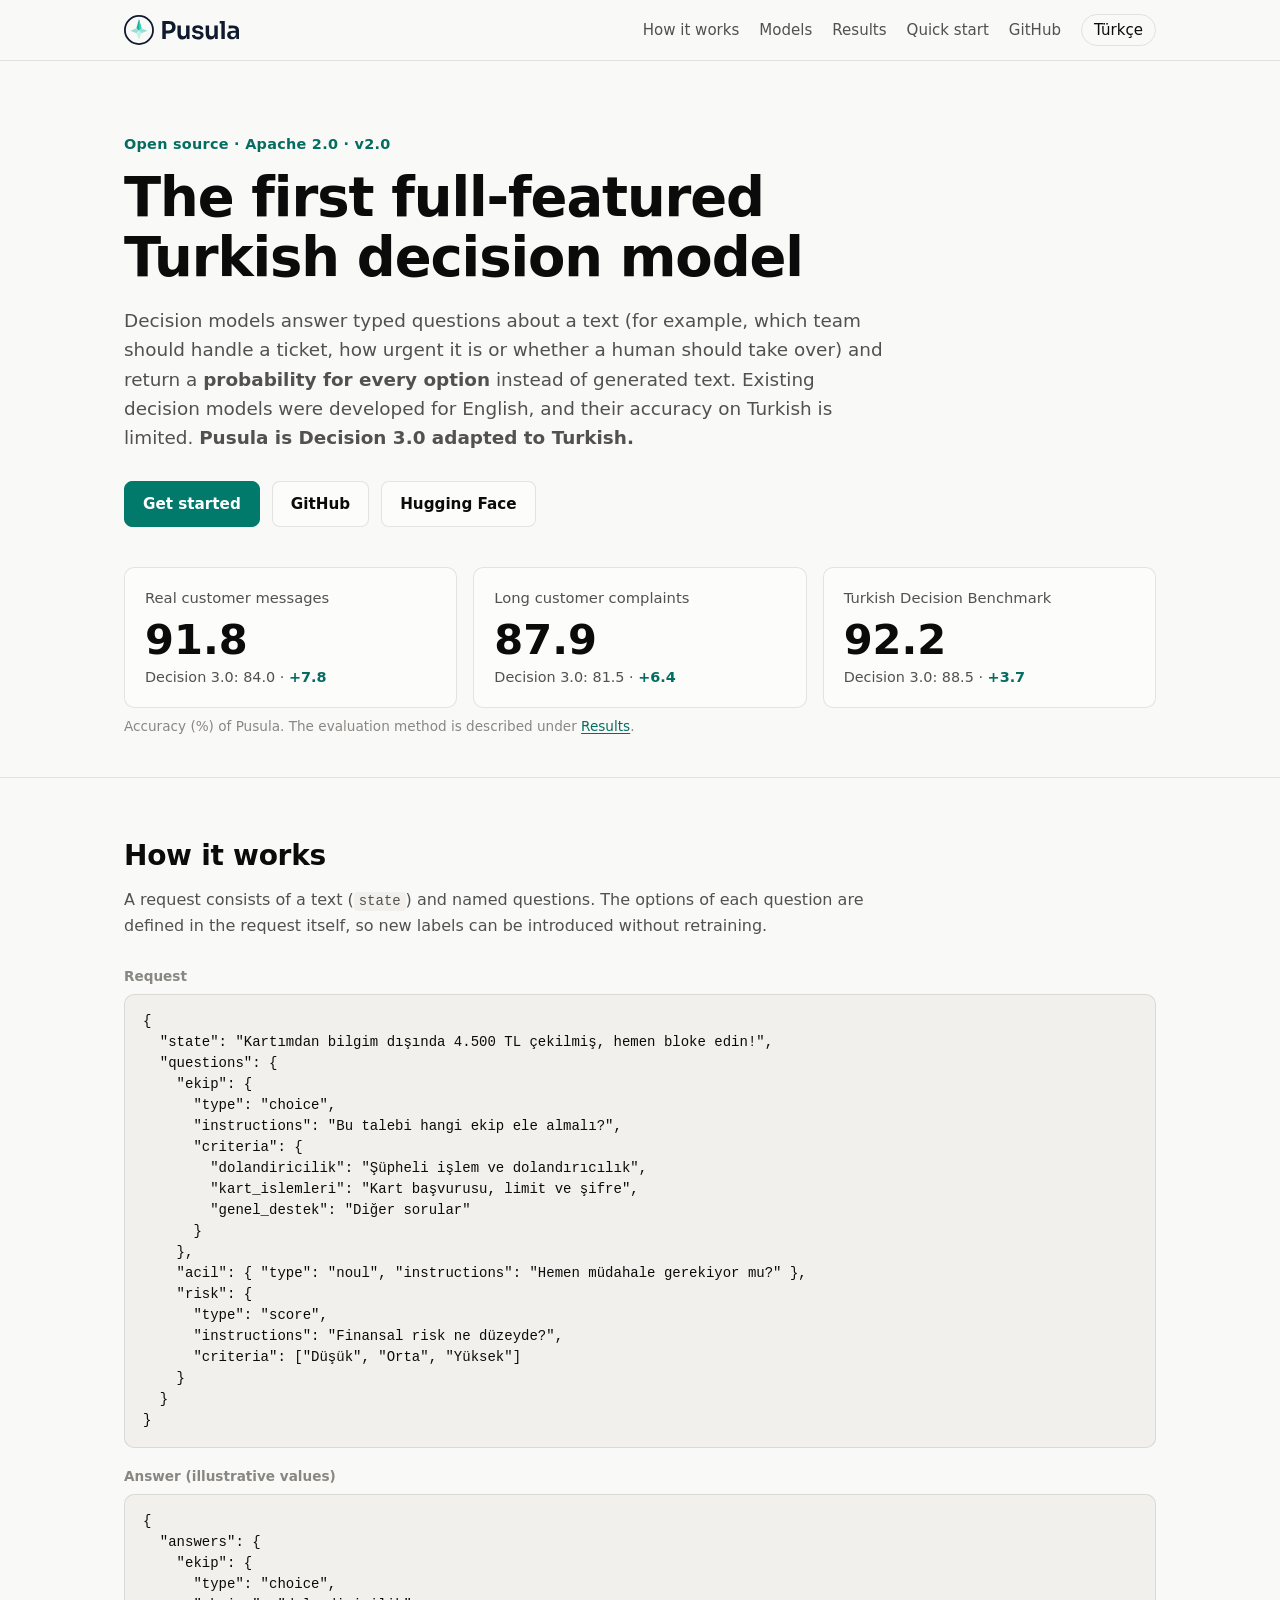
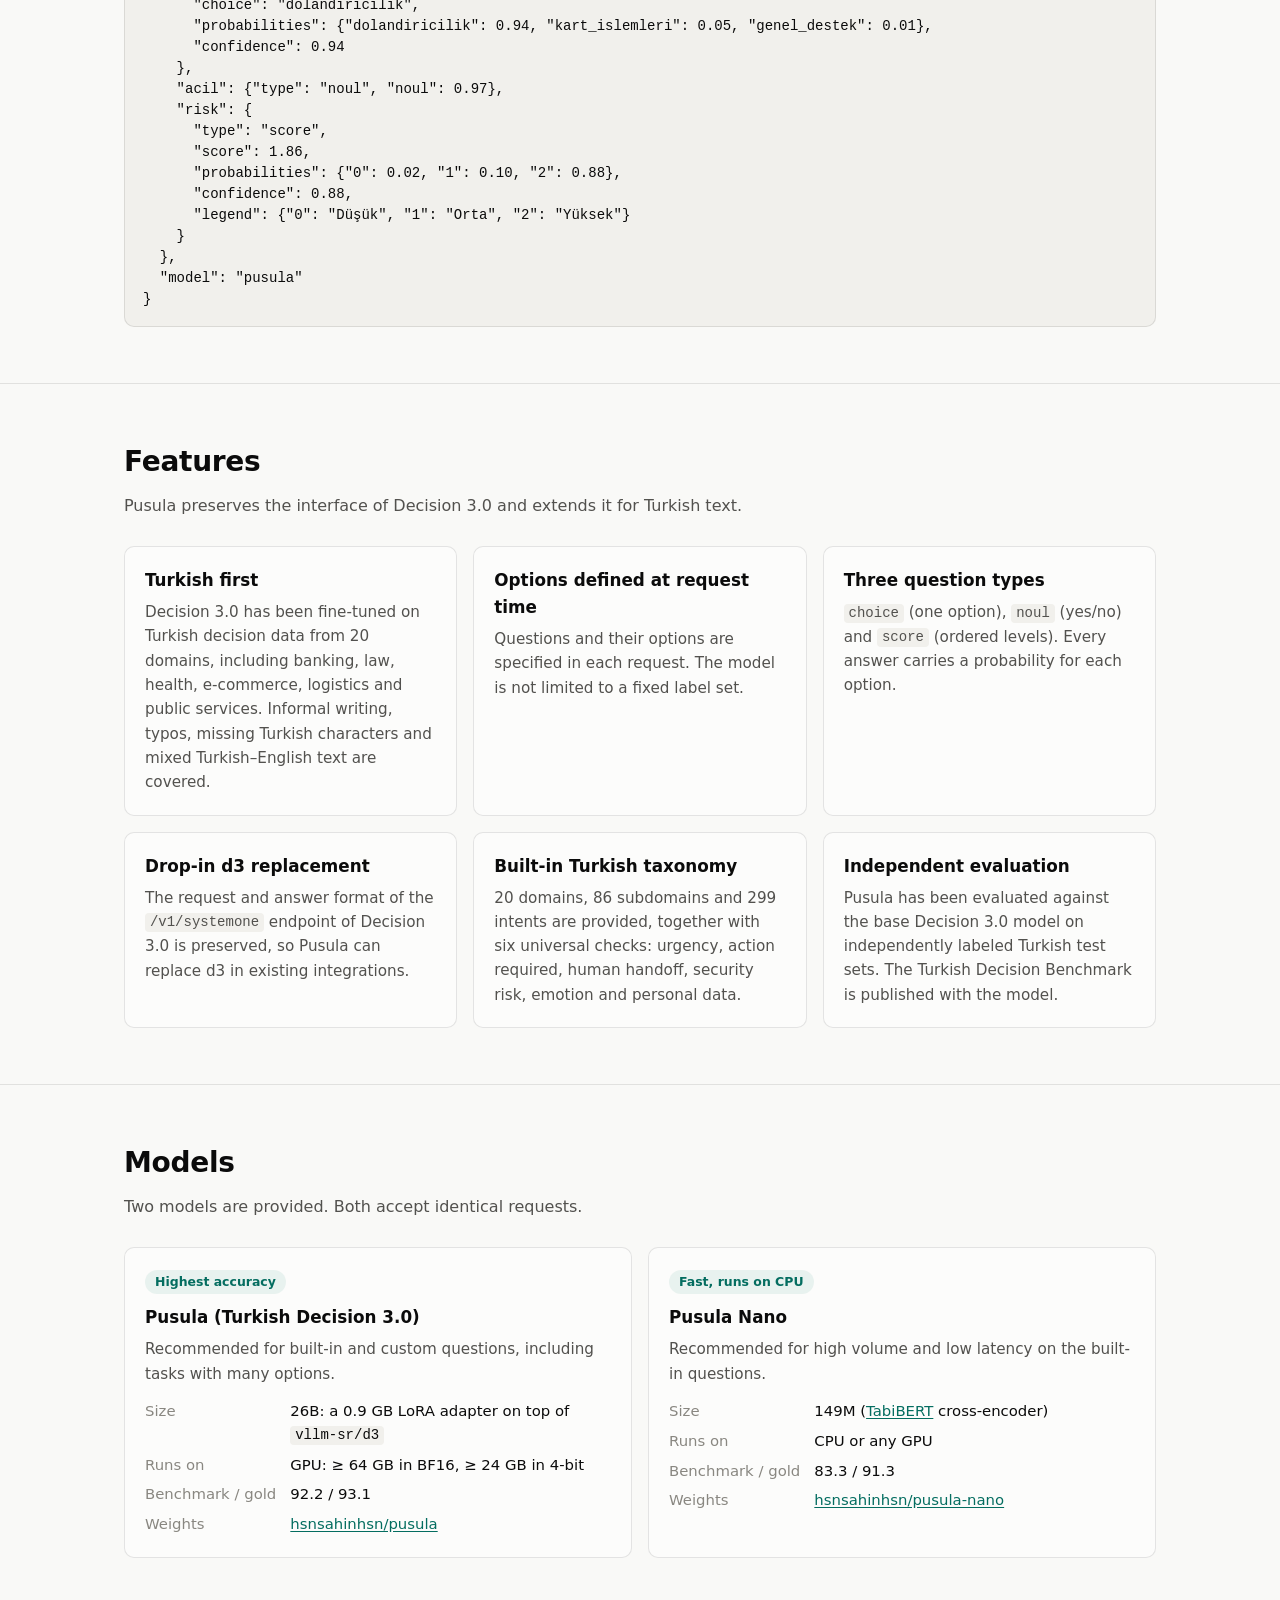
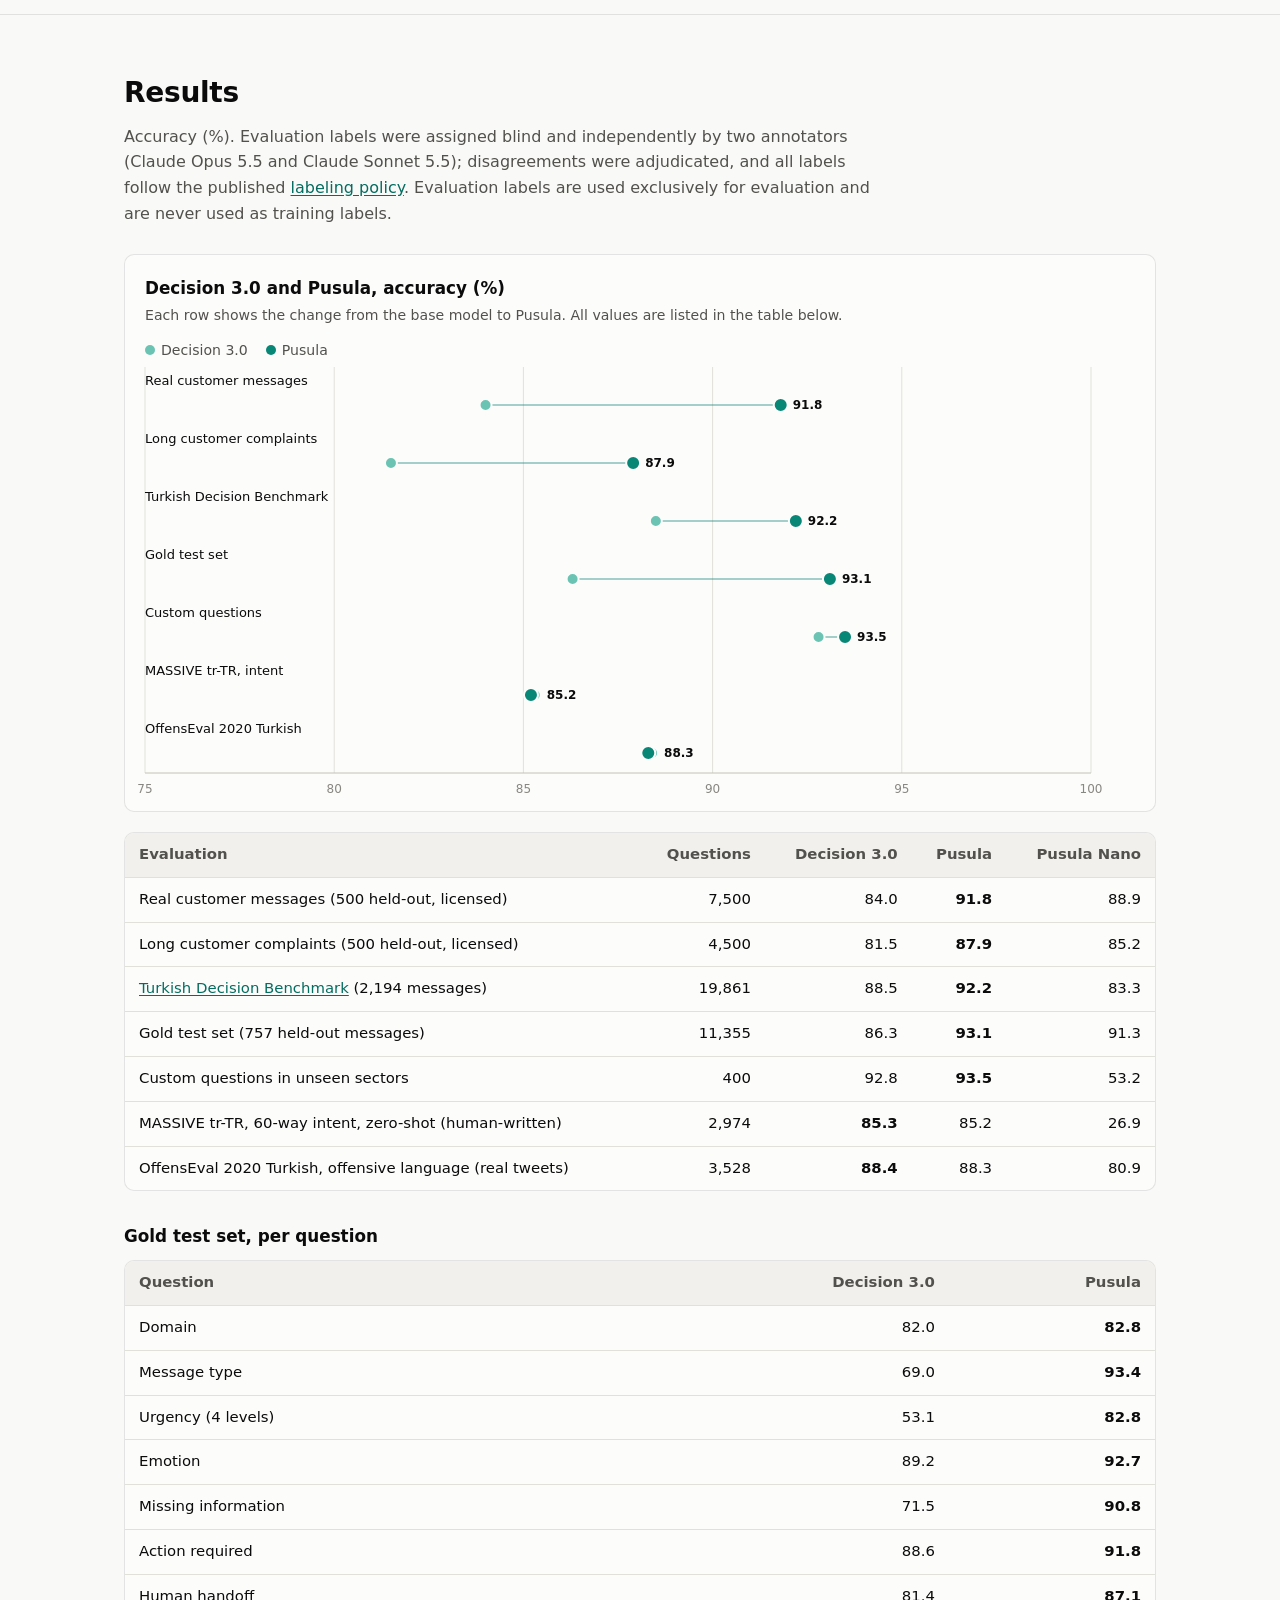
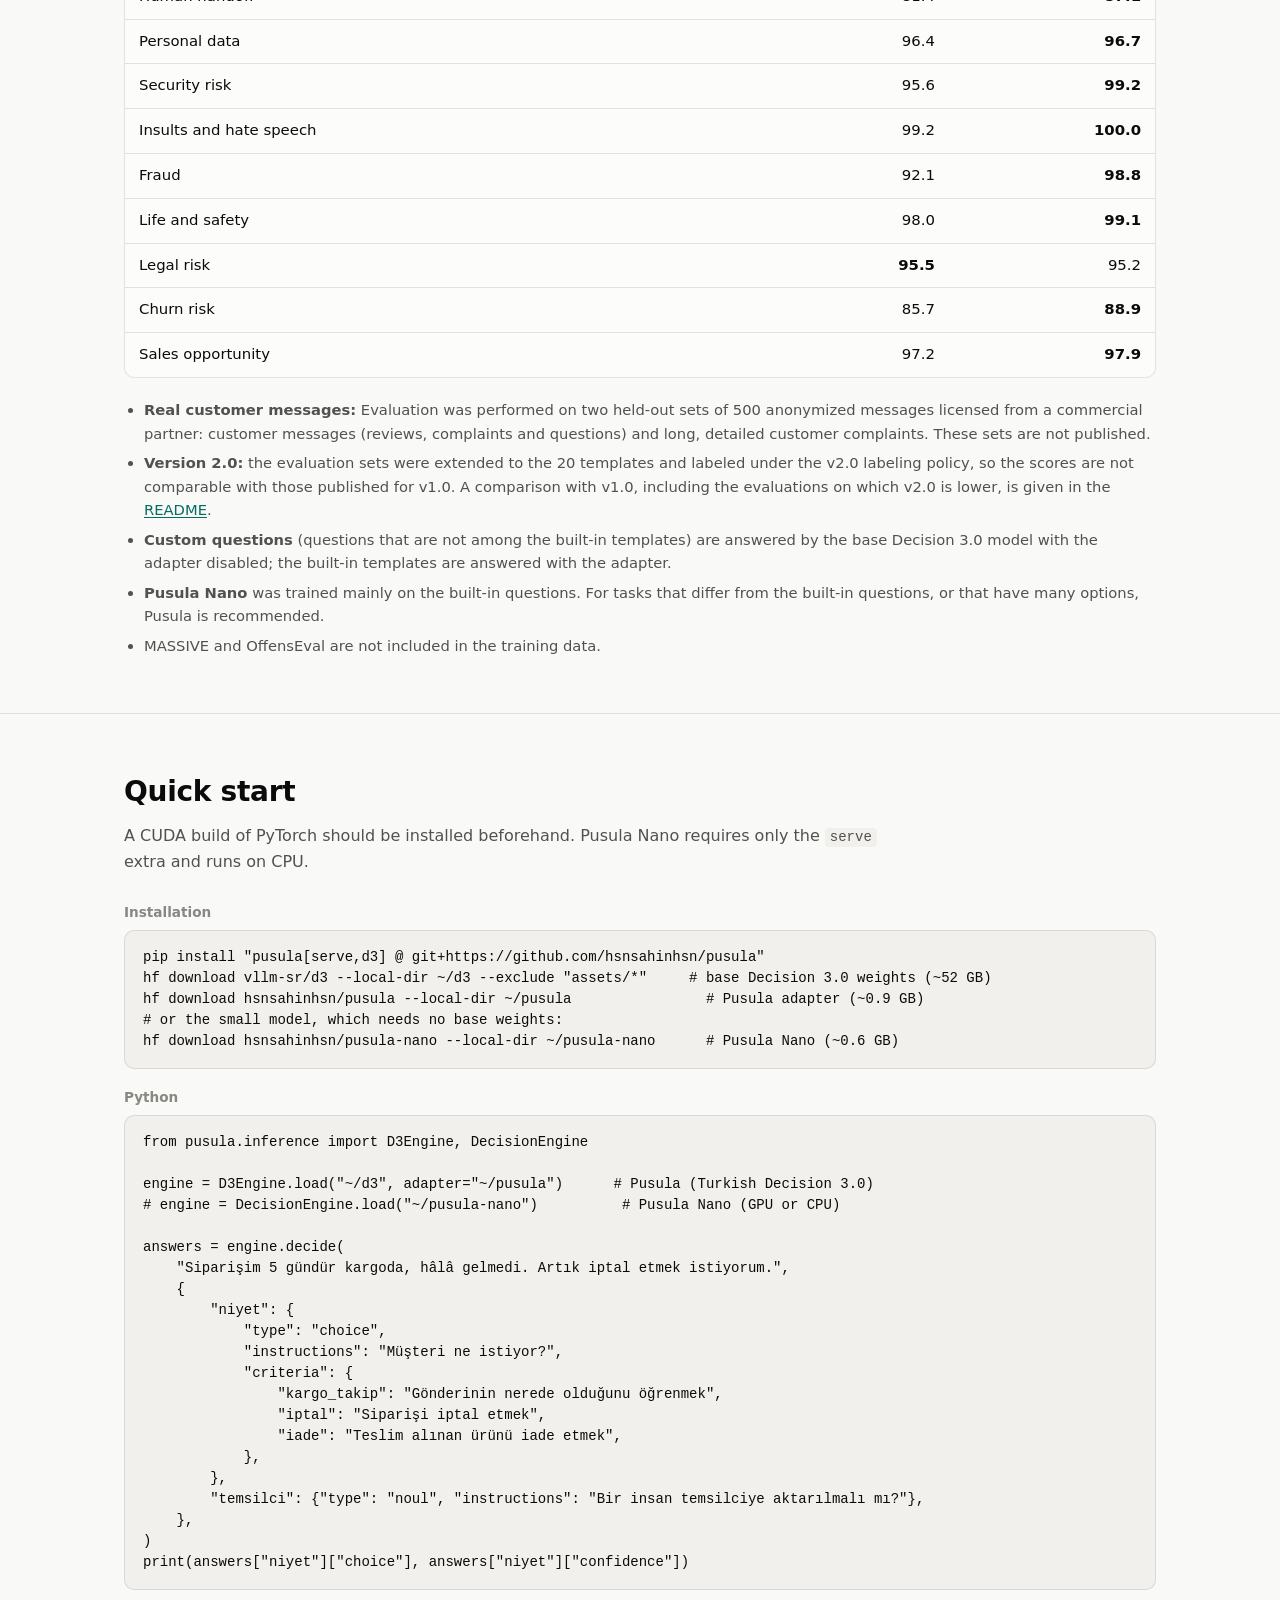
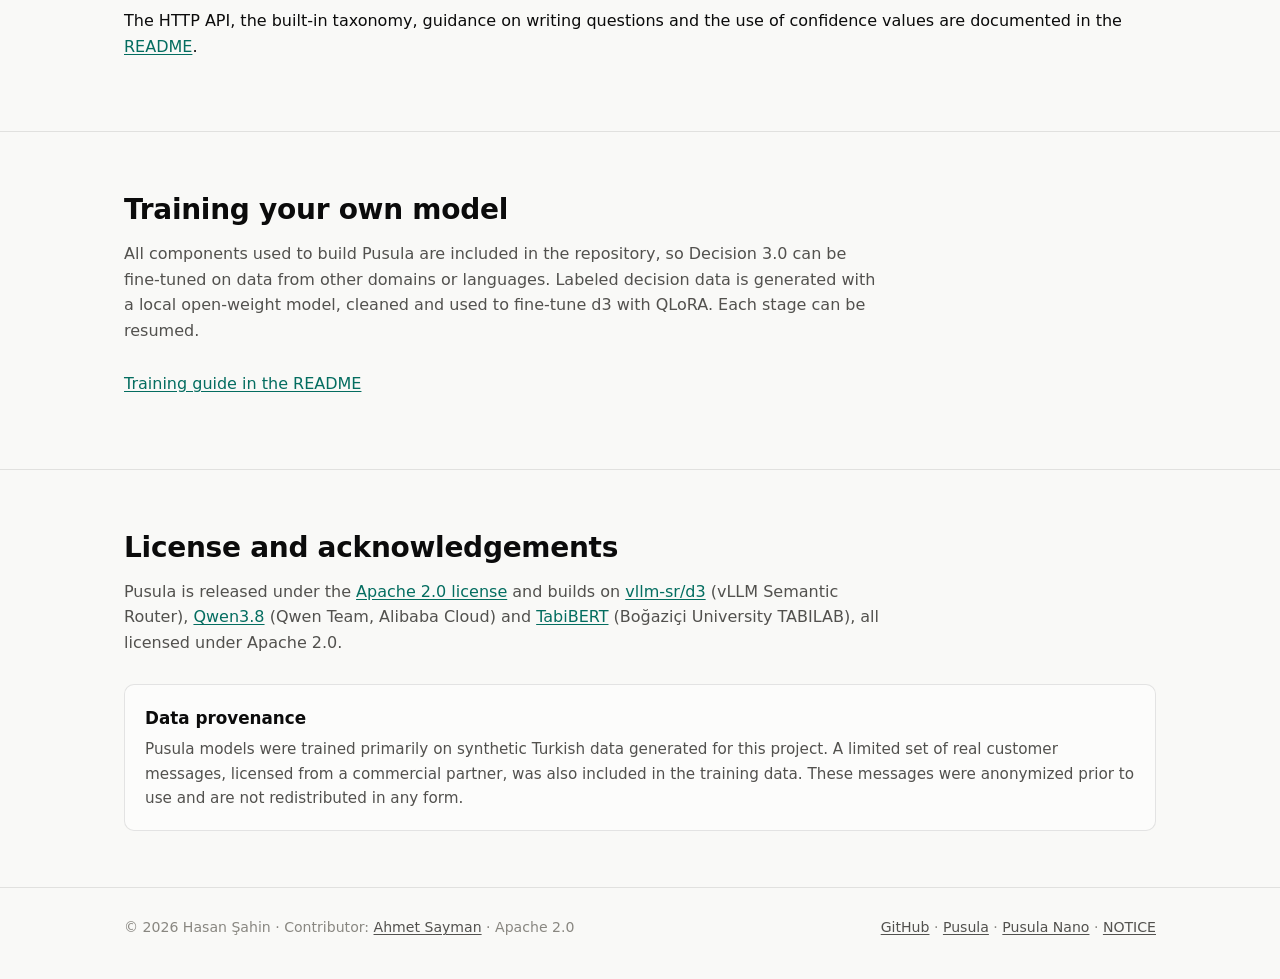
<file: site/index.html>
<!doctype html>
<html lang="en" data-root="1">
<head>
<meta charset="utf-8">
<meta name="viewport" content="width=device-width, initial-scale=1">
<meta http-equiv="Content-Security-Policy" content="default-src 'self'; script-src 'self'; style-src 'self'; img-src 'self' data:; object-src 'none'; base-uri 'none'; form-action 'none'">
<title>Pusula: Turkish decision models</title>
<meta name="description" content="Pusula is Decision 3.0 adapted to Turkish. Pusula, Türkçeye uyarlanmış Decision 3.0'dır.">
<link rel="alternate" hreflang="en" href="https://hsnsahinhsn.github.io/pusula/en/">
<link rel="alternate" hreflang="tr" href="https://hsnsahinhsn.github.io/pusula/tr/">
<link rel="alternate" hreflang="x-default" href="https://hsnsahinhsn.github.io/pusula/">
<link rel="icon" href="assets/favicon.svg" type="image/svg+xml">
<link rel="apple-touch-icon" href="assets/apple-touch-icon.png">
<meta property="og:image" content="https://hsnsahinhsn.github.io/pusula/brand/pusula-social-en.png">
<link rel="stylesheet" href="assets/style.css">
<script src="assets/site.js"></script>
</head>
<body>
<main class="chooser">
  <div>
    <h1><picture><source srcset="brand/pusula-logo-reverse.svg" media="(prefers-color-scheme: dark)"><img src="brand/pusula-logo.svg" alt="Pusula" height="64" width="246"></picture></h1>
    <p>The first full-featured Turkish decision model<br><span lang="tr">İlk Türkçe tam donanımlı karar modeli</span></p>
    <div class="cta">
      <a class="btn" href="en/" data-lang="en" hreflang="en">English</a>
      <a class="btn" href="tr/" data-lang="tr" hreflang="tr" lang="tr">Türkçe</a>
    </div>
  </div>
</main>
</body>
</html>
</file>
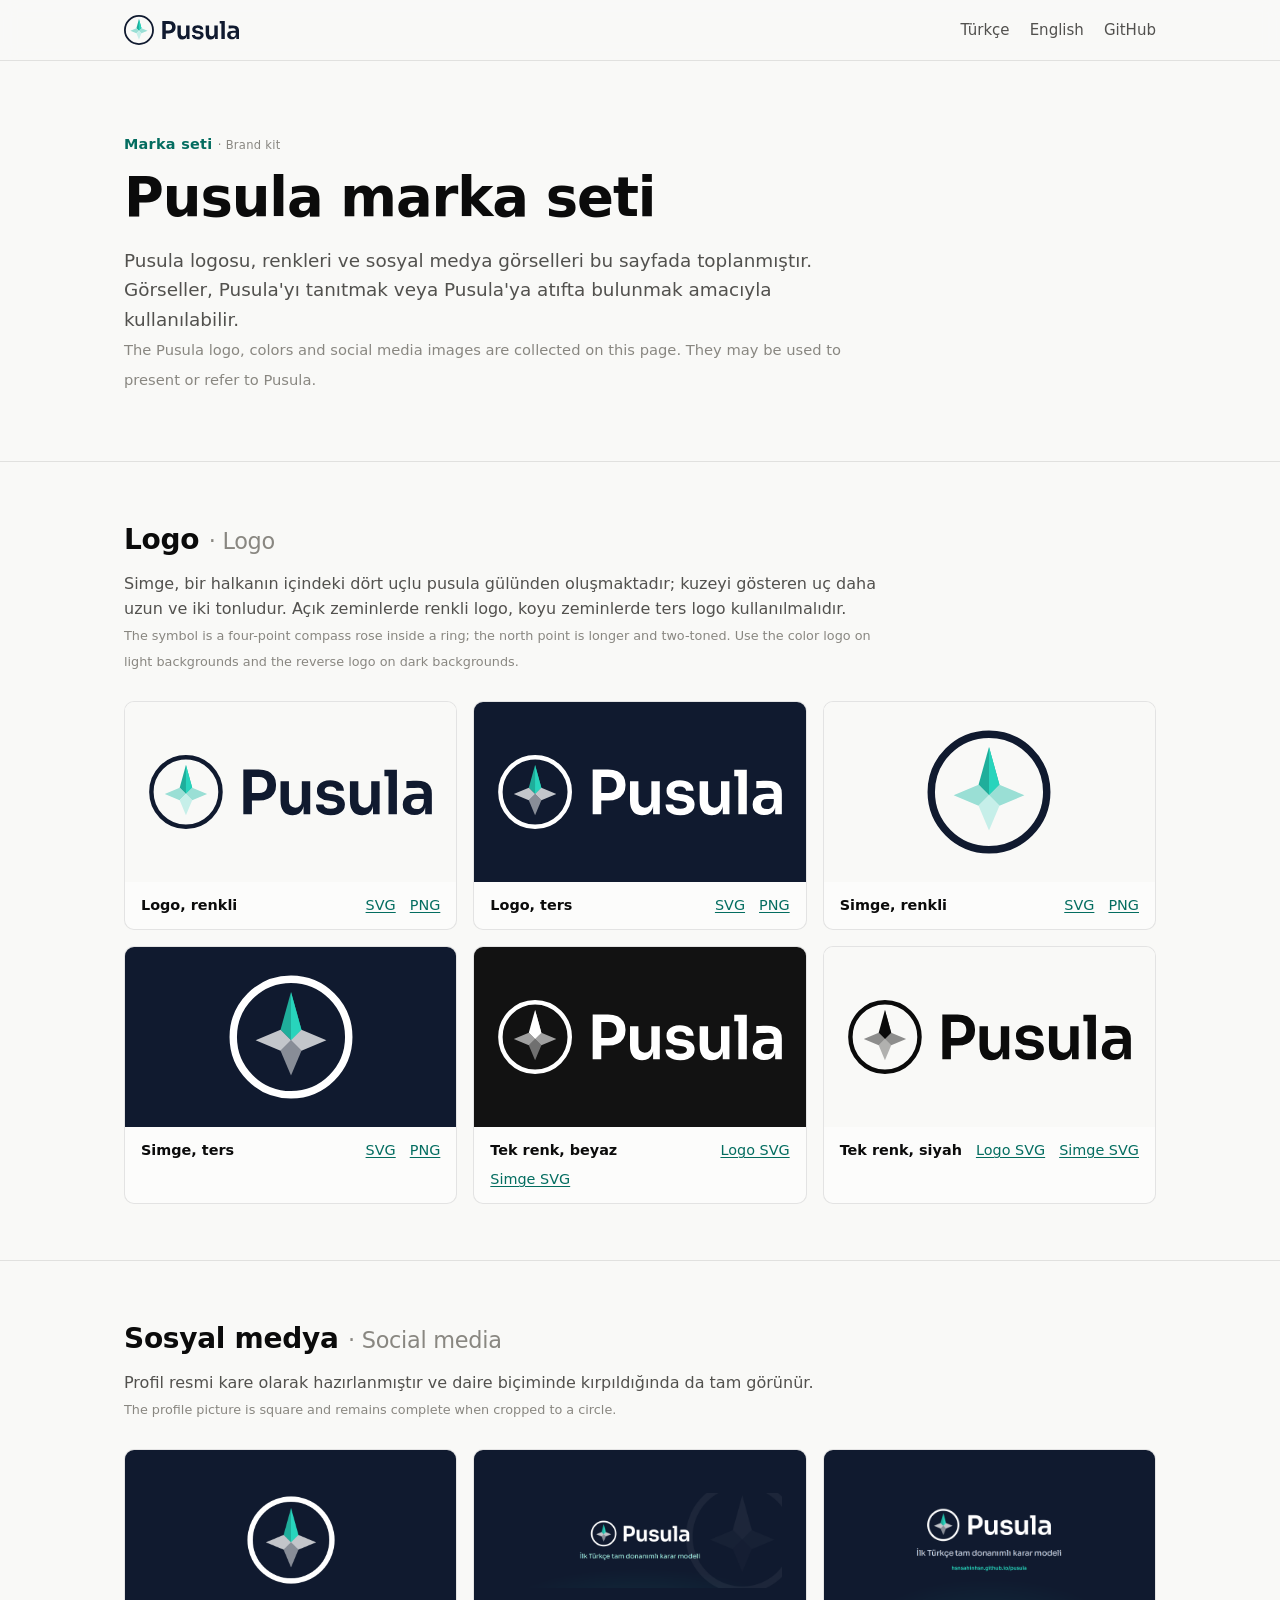
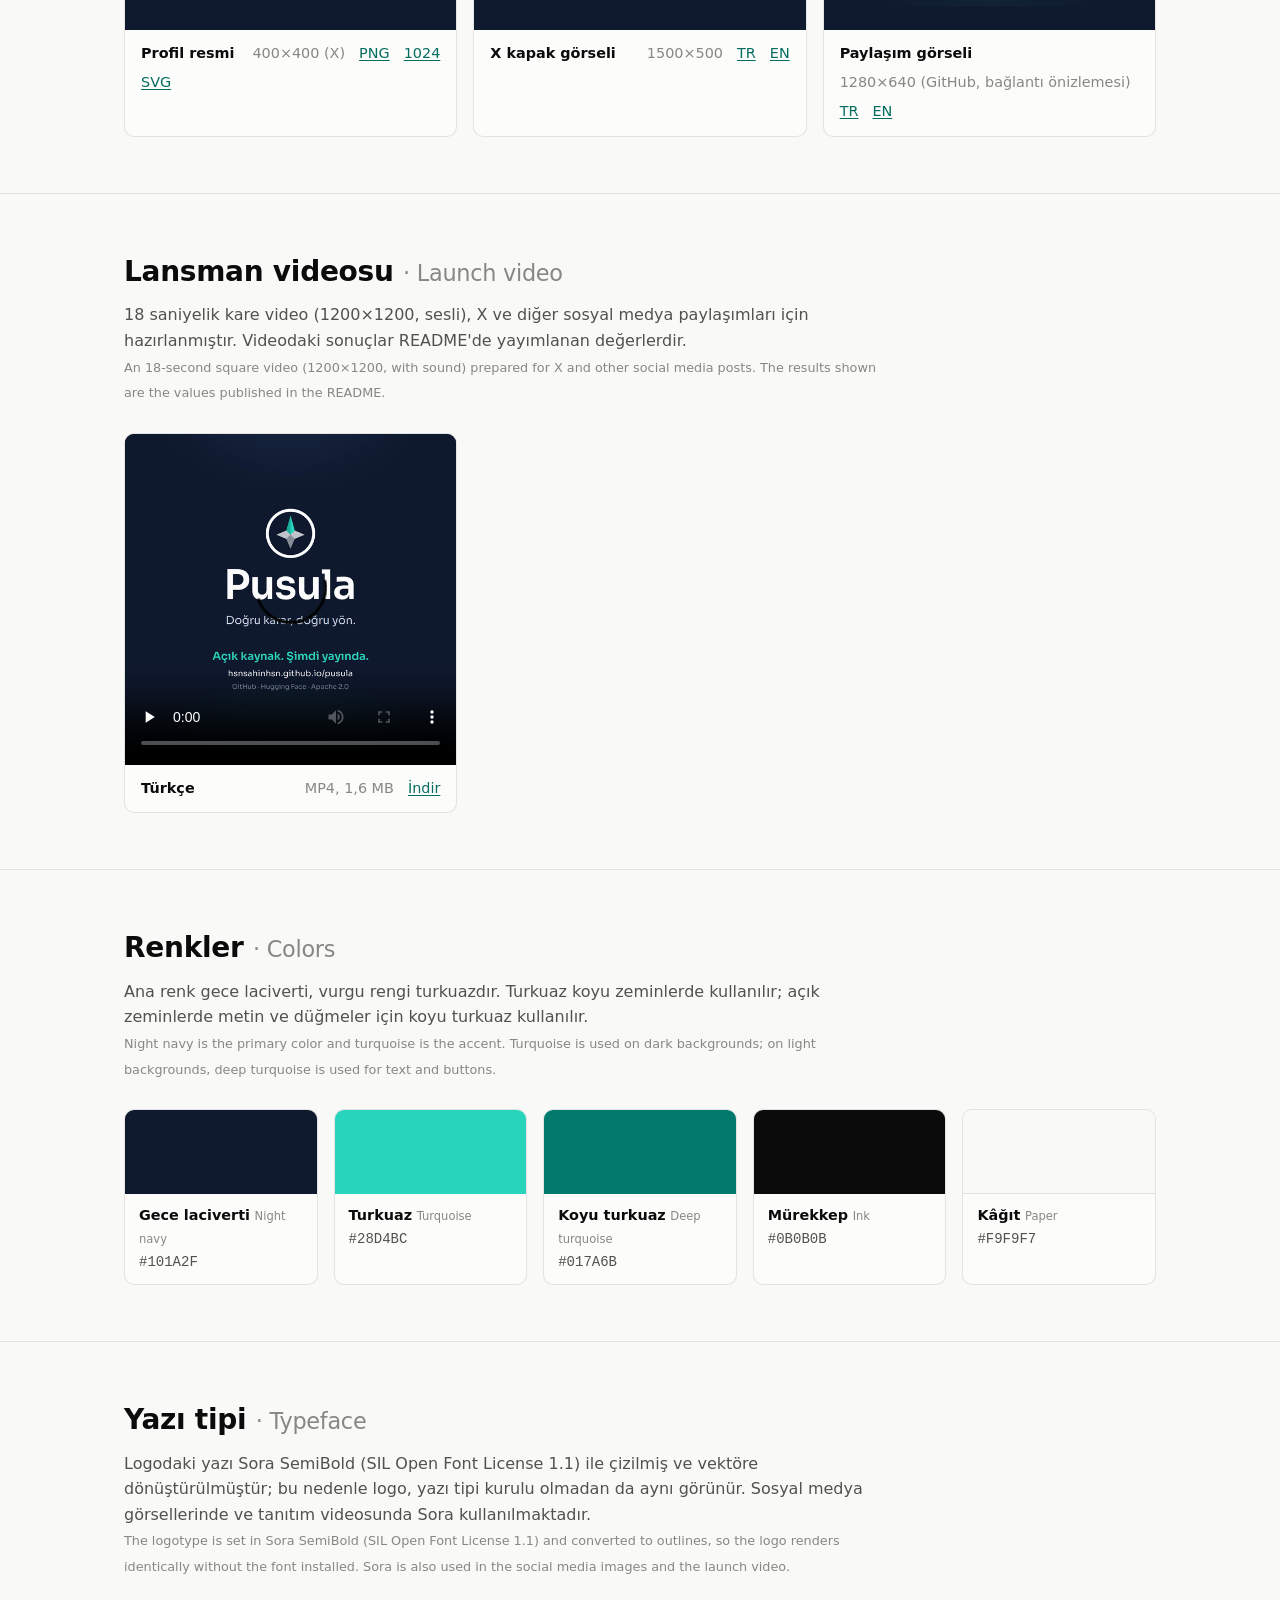
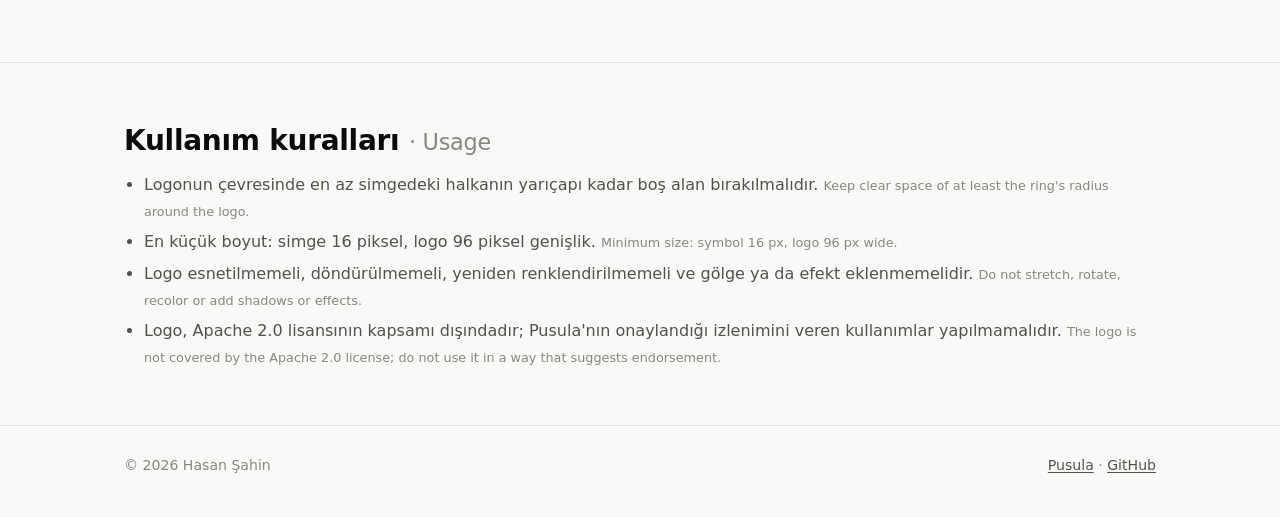
<file: site/brand/index.html>
<!doctype html>
<html lang="tr">
<head>
<meta charset="utf-8">
<meta name="viewport" content="width=device-width, initial-scale=1">
<meta name="robots" content="noindex">
<meta http-equiv="Content-Security-Policy" content="default-src 'self'; script-src 'self'; style-src 'self'; img-src 'self' data:; object-src 'none'; base-uri 'none'; form-action 'none'">
<title>Pusula marka seti · Brand kit</title>
<meta name="description" content="Pusula logosu, renkleri ve sosyal medya görselleri. Pusula logo, colors and social media images.">
<link rel="icon" href="../assets/favicon.svg" type="image/svg+xml">
<link rel="apple-touch-icon" href="../assets/apple-touch-icon.png">
<meta property="og:image" content="https://hsnsahinhsn.github.io/pusula/brand/pusula-social-tr.png">
<link rel="stylesheet" href="../assets/style.css">
</head>
<body>
<header class="top">
  <div class="wrap">
    <a class="brand" href="../"><picture><source srcset="pusula-logo-reverse.svg" media="(prefers-color-scheme: dark)"><img src="pusula-logo.svg" alt="Pusula" height="30" width="115"></picture></a>
    <nav class="nav" aria-label="Ana menü">
      <a href="../tr/" lang="tr">Türkçe</a>
      <a href="../en/" lang="en">English</a>
      <a class="gh" href="https://github.com/hsnsahinhsn/pusula">GitHub</a>
    </nav>
  </div>
</header>

<main>
<div class="wrap hero">
  <p class="eyebrow">Marka seti <span class="en">· Brand kit</span></p>
  <h1>Pusula marka seti</h1>
  <p class="lead">Pusula logosu, renkleri ve sosyal medya görselleri bu sayfada toplanmıştır. Görseller, Pusula'yı
  tanıtmak veya Pusula'ya atıfta bulunmak amacıyla kullanılabilir.<br><span class="en">The Pusula logo, colors and
  social media images are collected on this page. They may be used to present or refer to Pusula.</span></p>
</div>

<section id="logo">
  <div class="wrap">
    <h2>Logo <span class="en">· Logo</span></h2>
    <p class="sub">Simge, bir halkanın içindeki dört uçlu pusula gülünden oluşmaktadır; kuzeyi gösteren uç daha uzun ve
    iki tonludur. Açık zeminlerde renkli logo, koyu zeminlerde ters logo kullanılmalıdır.<br><span class="en">The symbol
    is a four-point compass rose inside a ring; the north point is longer and two-toned. Use the color logo on light
    backgrounds and the reverse logo on dark backgrounds.</span></p>
    <div class="assets">
      <div class="asset"><div class="view"><img src="pusula-logo.svg" alt="Pusula logosu, renkli"></div>
        <div class="meta"><strong>Logo, renkli</strong><a href="pusula-logo.svg" download>SVG</a><a href="pusula-logo-1200.png" download>PNG</a></div></div>
      <div class="asset"><div class="view navy"><img src="pusula-logo-reverse.svg" alt="Pusula logosu, ters"></div>
        <div class="meta"><strong>Logo, ters</strong><a href="pusula-logo-reverse.svg" download>SVG</a><a href="pusula-logo-reverse-1200.png" download>PNG</a></div></div>
      <div class="asset"><div class="view"><img src="pusula-mark.svg" alt="Pusula simgesi, renkli"></div>
        <div class="meta"><strong>Simge, renkli</strong><a href="pusula-mark.svg" download>SVG</a><a href="pusula-mark-512.png" download>PNG</a></div></div>
      <div class="asset"><div class="view navy"><img src="pusula-mark-reverse.svg" alt="Pusula simgesi, ters"></div>
        <div class="meta"><strong>Simge, ters</strong><a href="pusula-mark-reverse.svg" download>SVG</a><a href="pusula-mark-reverse-512.png" download>PNG</a></div></div>
      <div class="asset"><div class="view ink"><img src="pusula-logo-white.svg" alt="Pusula logosu, tek renk beyaz"></div>
        <div class="meta"><strong>Tek renk, beyaz</strong><a href="pusula-logo-white.svg" download>Logo SVG</a><a href="pusula-mark-white.svg" download>Simge SVG</a></div></div>
      <div class="asset"><div class="view"><img src="pusula-logo-black.svg" alt="Pusula logosu, tek renk siyah"></div>
        <div class="meta"><strong>Tek renk, siyah</strong><a href="pusula-logo-black.svg" download>Logo SVG</a><a href="pusula-mark-black.svg" download>Simge SVG</a></div></div>
    </div>
  </div>
</section>

<section id="social">
  <div class="wrap">
    <h2>Sosyal medya <span class="en">· Social media</span></h2>
    <p class="sub">Profil resmi kare olarak hazırlanmıştır ve daire biçiminde kırpıldığında da tam görünür.<br><span
    class="en">The profile picture is square and remains complete when cropped to a circle.</span></p>
    <div class="assets">
      <div class="asset"><div class="view navy"><img src="pusula-avatar-400.png" alt="Profil resmi"></div>
        <div class="meta"><strong>Profil resmi</strong><span>400×400 (X)</span><a href="pusula-avatar-400.png" download>PNG</a><a href="pusula-avatar-1024.png" download>1024</a><a href="pusula-avatar.svg" download>SVG</a></div></div>
      <div class="asset"><div class="view navy"><img src="pusula-x-header-tr.png" alt="X kapak görseli, Türkçe"></div>
        <div class="meta"><strong>X kapak görseli</strong><span>1500×500</span><a href="pusula-x-header-tr.png" download>TR</a><a href="pusula-x-header-en.png" download>EN</a></div></div>
      <div class="asset"><div class="view navy"><img src="pusula-social-tr.png" alt="Paylaşım görseli, Türkçe"></div>
        <div class="meta"><strong>Paylaşım görseli</strong><span>1280×640 (GitHub, bağlantı önizlemesi)</span><a href="pusula-social-tr.png" download>TR</a><a href="pusula-social-en.png" download>EN</a></div></div>
    </div>
  </div>
</section>

<section id="video">
  <div class="wrap">
    <h2>Lansman videosu <span class="en">· Launch video</span></h2>
    <p class="sub">18 saniyelik kare video (1200×1200, sesli), X ve diğer sosyal medya paylaşımları için hazırlanmıştır.
    Videodaki sonuçlar README'de yayımlanan değerlerdir.<br><span class="en">An 18-second square video (1200×1200, with
    sound) prepared for X and other social media posts. The results shown are the values published in the README.</span></p>
    <div class="assets">
      <div class="asset"><div class="view video"><video controls playsinline preload="none" poster="pusula-lansman-poster-tr.png" src="pusula-lansman-tr.mp4" aria-label="Pusula lansman videosu, Türkçe"></video></div>
        <div class="meta"><strong>Türkçe</strong><span>MP4, 1,6 MB</span><a href="pusula-lansman-tr.mp4" download>İndir</a></div></div>
    </div>
  </div>
</section>

<section id="colors">
  <div class="wrap">
    <h2>Renkler <span class="en">· Colors</span></h2>
    <p class="sub">Ana renk gece laciverti, vurgu rengi turkuazdır. Turkuaz koyu zeminlerde kullanılır; açık zeminlerde
    metin ve düğmeler için koyu turkuaz kullanılır.<br><span class="en">Night navy is the primary color and turquoise is
    the accent. Turquoise is used on dark backgrounds; on light backgrounds, deep turquoise is used for text and
    buttons.</span></p>
    <div class="swatches">
      <div class="swatch"><div class="chip c1"></div><p><strong>Gece laciverti</strong> <span class="en">Night navy</span><br><code>#101A2F</code></p></div>
      <div class="swatch"><div class="chip c2"></div><p><strong>Turkuaz</strong> <span class="en">Turquoise</span><br><code>#28D4BC</code></p></div>
      <div class="swatch"><div class="chip c3"></div><p><strong>Koyu turkuaz</strong> <span class="en">Deep turquoise</span><br><code>#017A6B</code></p></div>
      <div class="swatch"><div class="chip c4"></div><p><strong>Mürekkep</strong> <span class="en">Ink</span><br><code>#0B0B0B</code></p></div>
      <div class="swatch"><div class="chip c5"></div><p><strong>Kâğıt</strong> <span class="en">Paper</span><br><code>#F9F9F7</code></p></div>
    </div>
  </div>
</section>

<section id="type">
  <div class="wrap">
    <h2>Yazı tipi <span class="en">· Typeface</span></h2>
    <p class="sub">Logodaki yazı Sora SemiBold (SIL Open Font License 1.1) ile çizilmiş ve vektöre dönüştürülmüştür;
    bu nedenle logo, yazı tipi kurulu olmadan da aynı görünür. Sosyal medya görsellerinde ve tanıtım videosunda Sora
    kullanılmaktadır.<br><span class="en">The logotype is set in Sora SemiBold (SIL Open Font License 1.1) and converted
    to outlines, so the logo renders identically without the font installed. Sora is also used in the social media
    images and the launch video.</span></p>
  </div>
</section>

<section id="rules">
  <div class="wrap">
    <h2>Kullanım kuralları <span class="en">· Usage</span></h2>
    <ul class="rules">
      <li>Logonun çevresinde en az simgedeki halkanın yarıçapı kadar boş alan bırakılmalıdır.
        <span class="en">Keep clear space of at least the ring's radius around the logo.</span></li>
      <li>En küçük boyut: simge 16 piksel, logo 96 piksel genişlik.
        <span class="en">Minimum size: symbol 16 px, logo 96 px wide.</span></li>
      <li>Logo esnetilmemeli, döndürülmemeli, yeniden renklendirilmemeli ve gölge ya da efekt eklenmemelidir.
        <span class="en">Do not stretch, rotate, recolor or add shadows or effects.</span></li>
      <li>Logo, Apache 2.0 lisansının kapsamı dışındadır; Pusula'nın onaylandığı izlenimini veren kullanımlar
        yapılmamalıdır.
        <span class="en">The logo is not covered by the Apache 2.0 license; do not use it in a way that suggests
        endorsement.</span></li>
    </ul>
  </div>
</section>
</main>

<footer>
  <div class="wrap">
    <span>© 2026 Hasan Şahin</span>
    <span><a href="../tr/">Pusula</a> · <a href="https://github.com/hsnsahinhsn/pusula">GitHub</a></span>
  </div>
</footer>
</body>
</html>
</file>
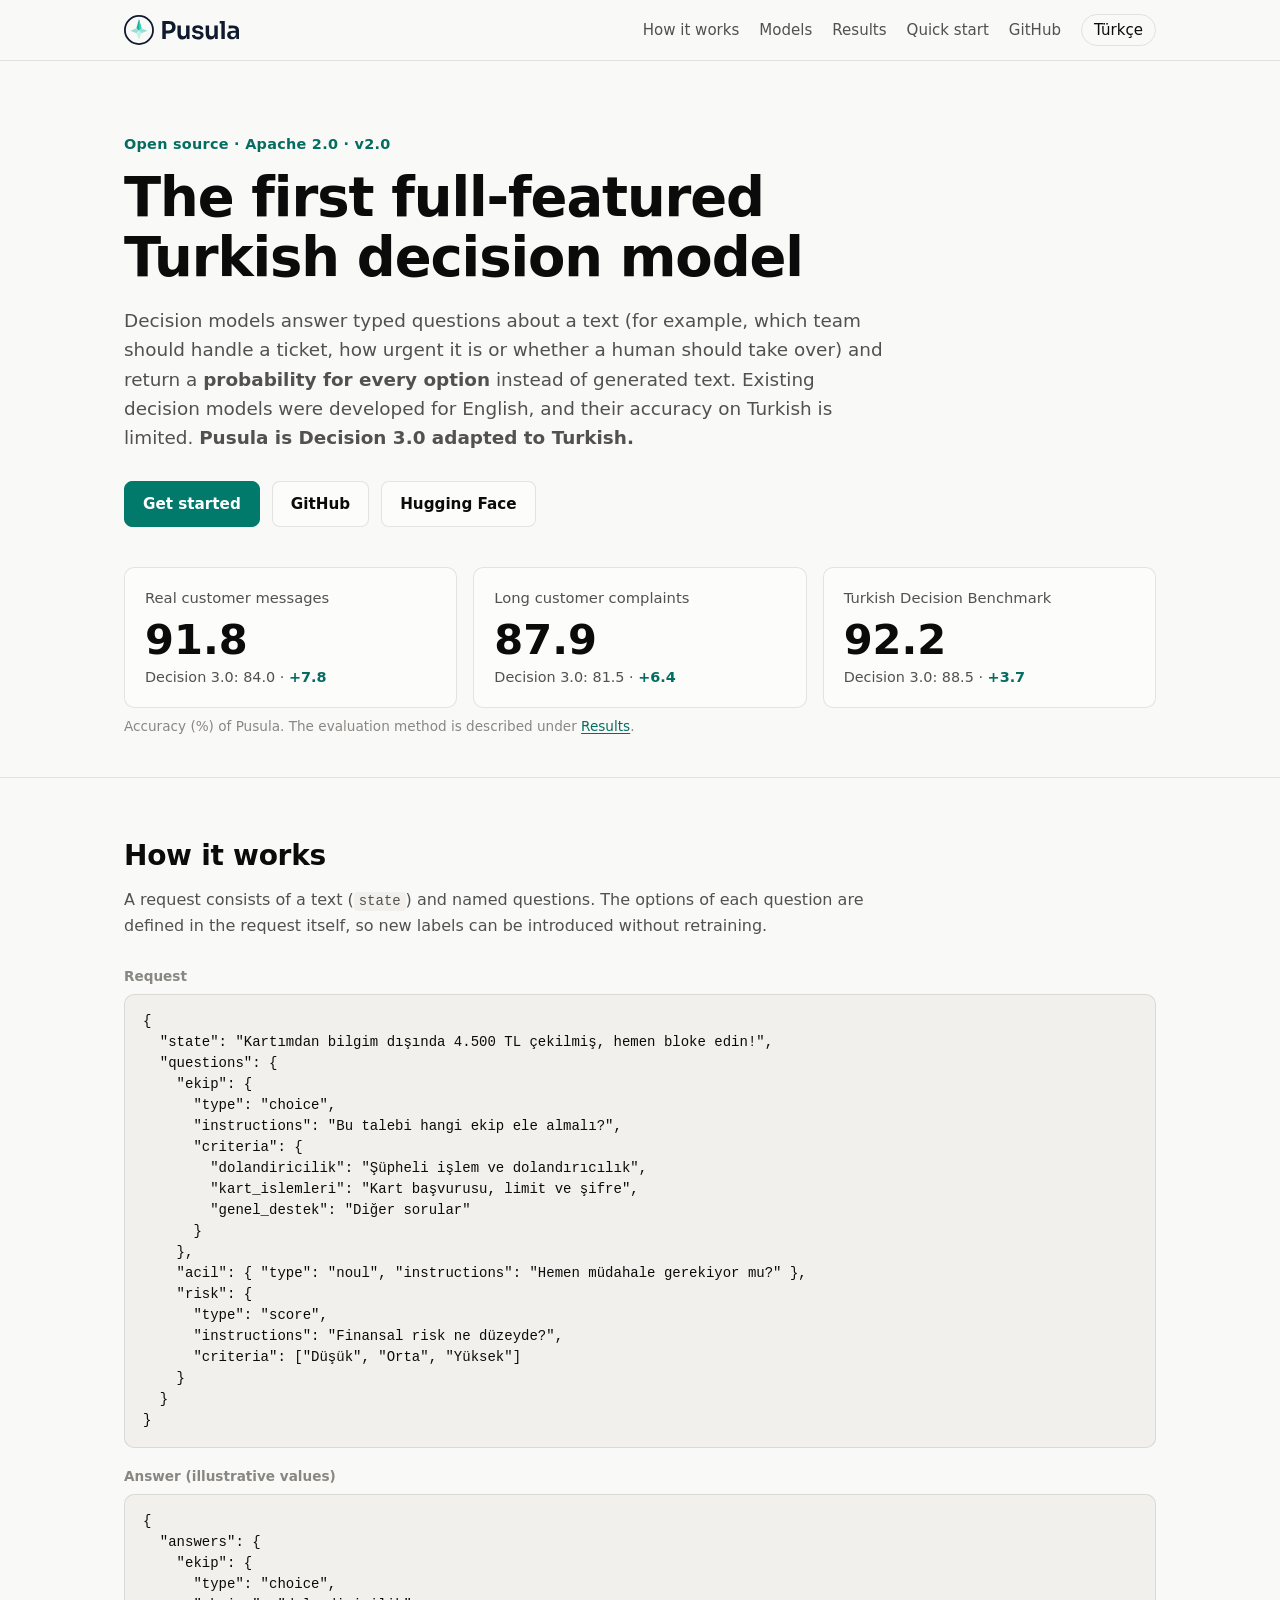
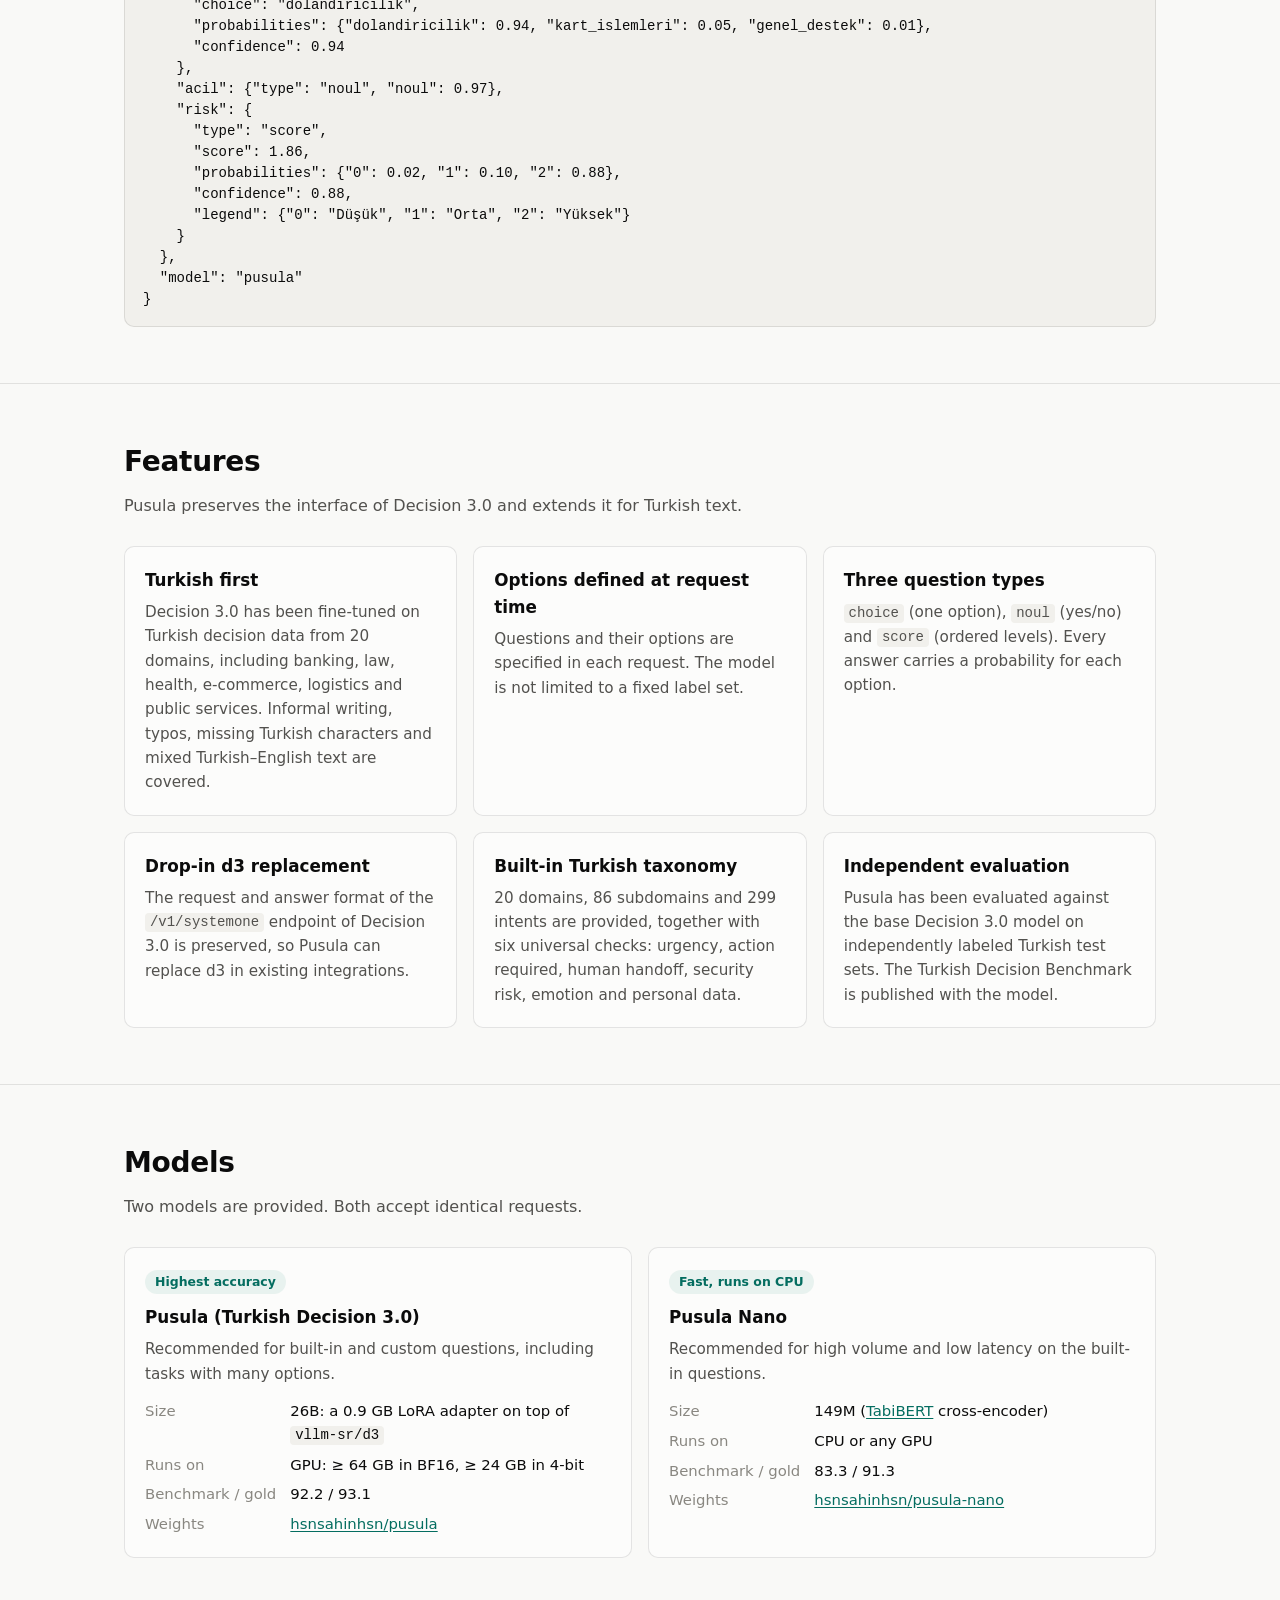
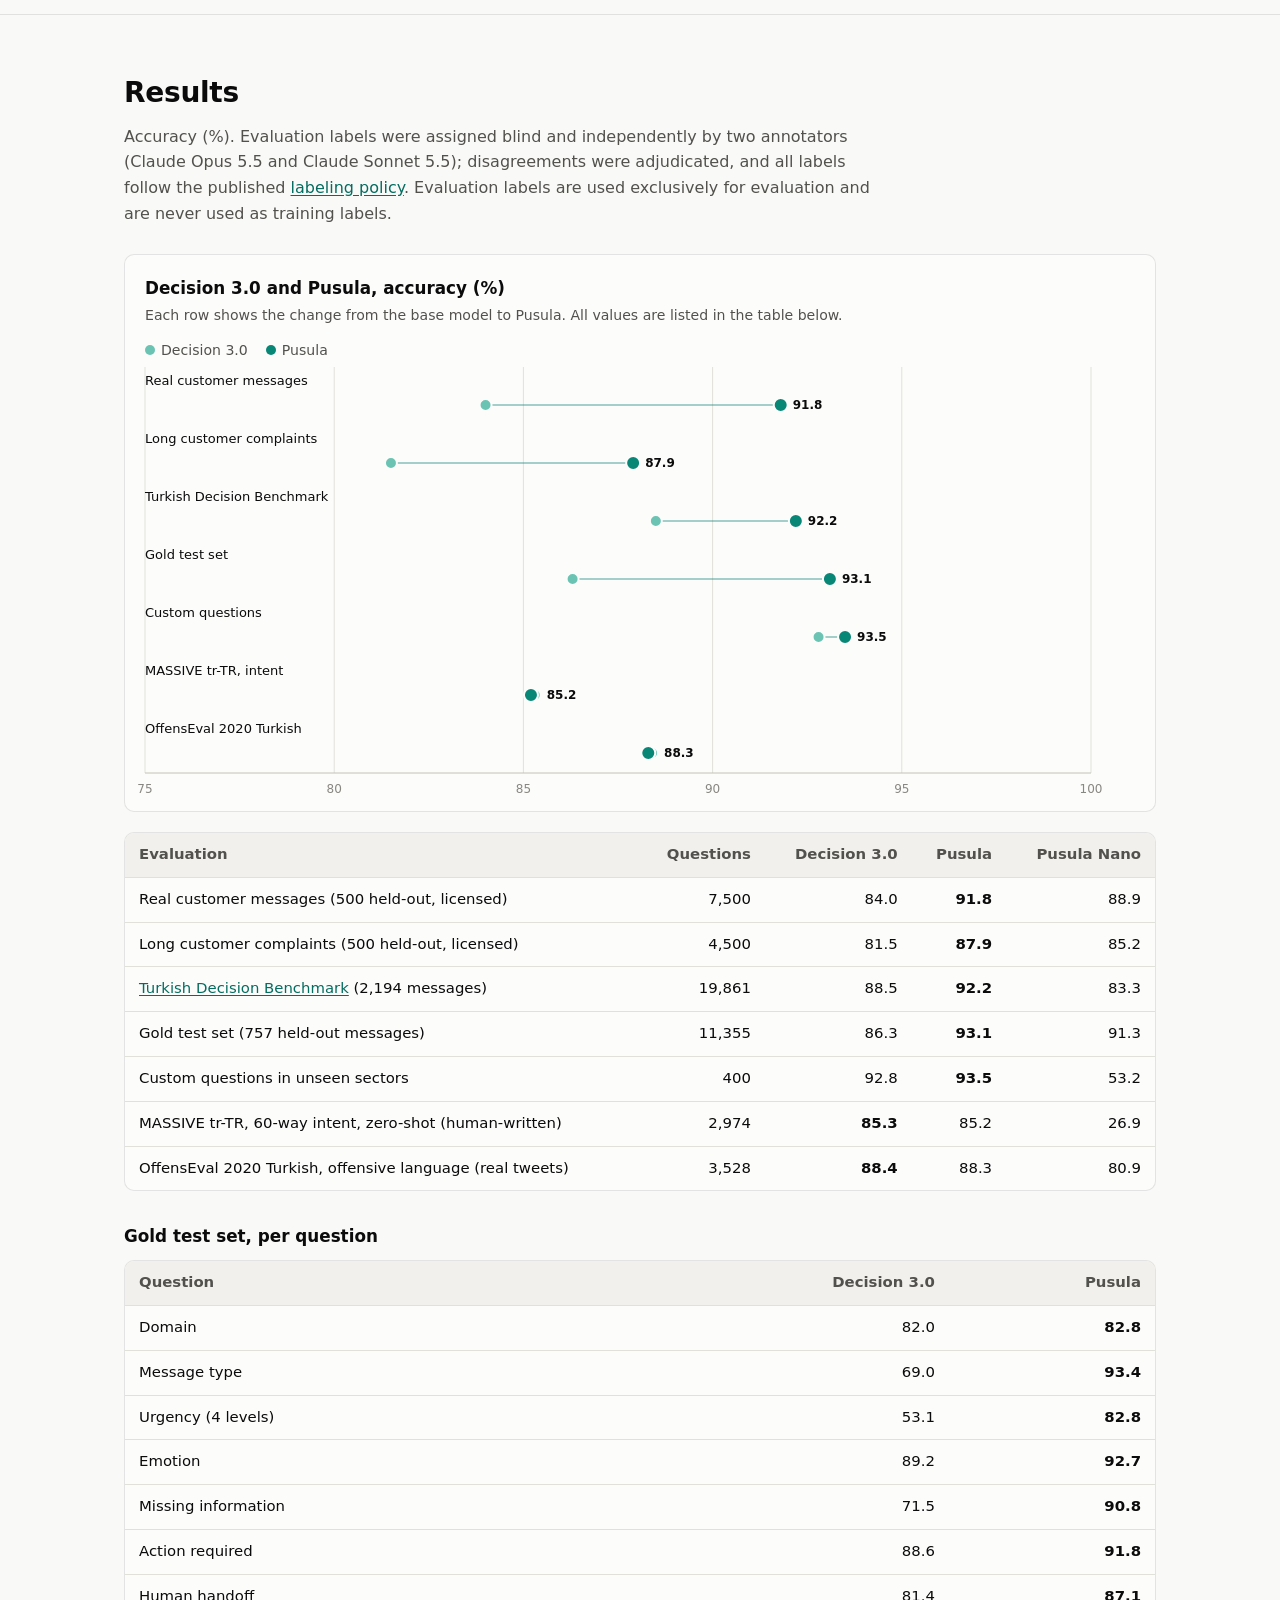
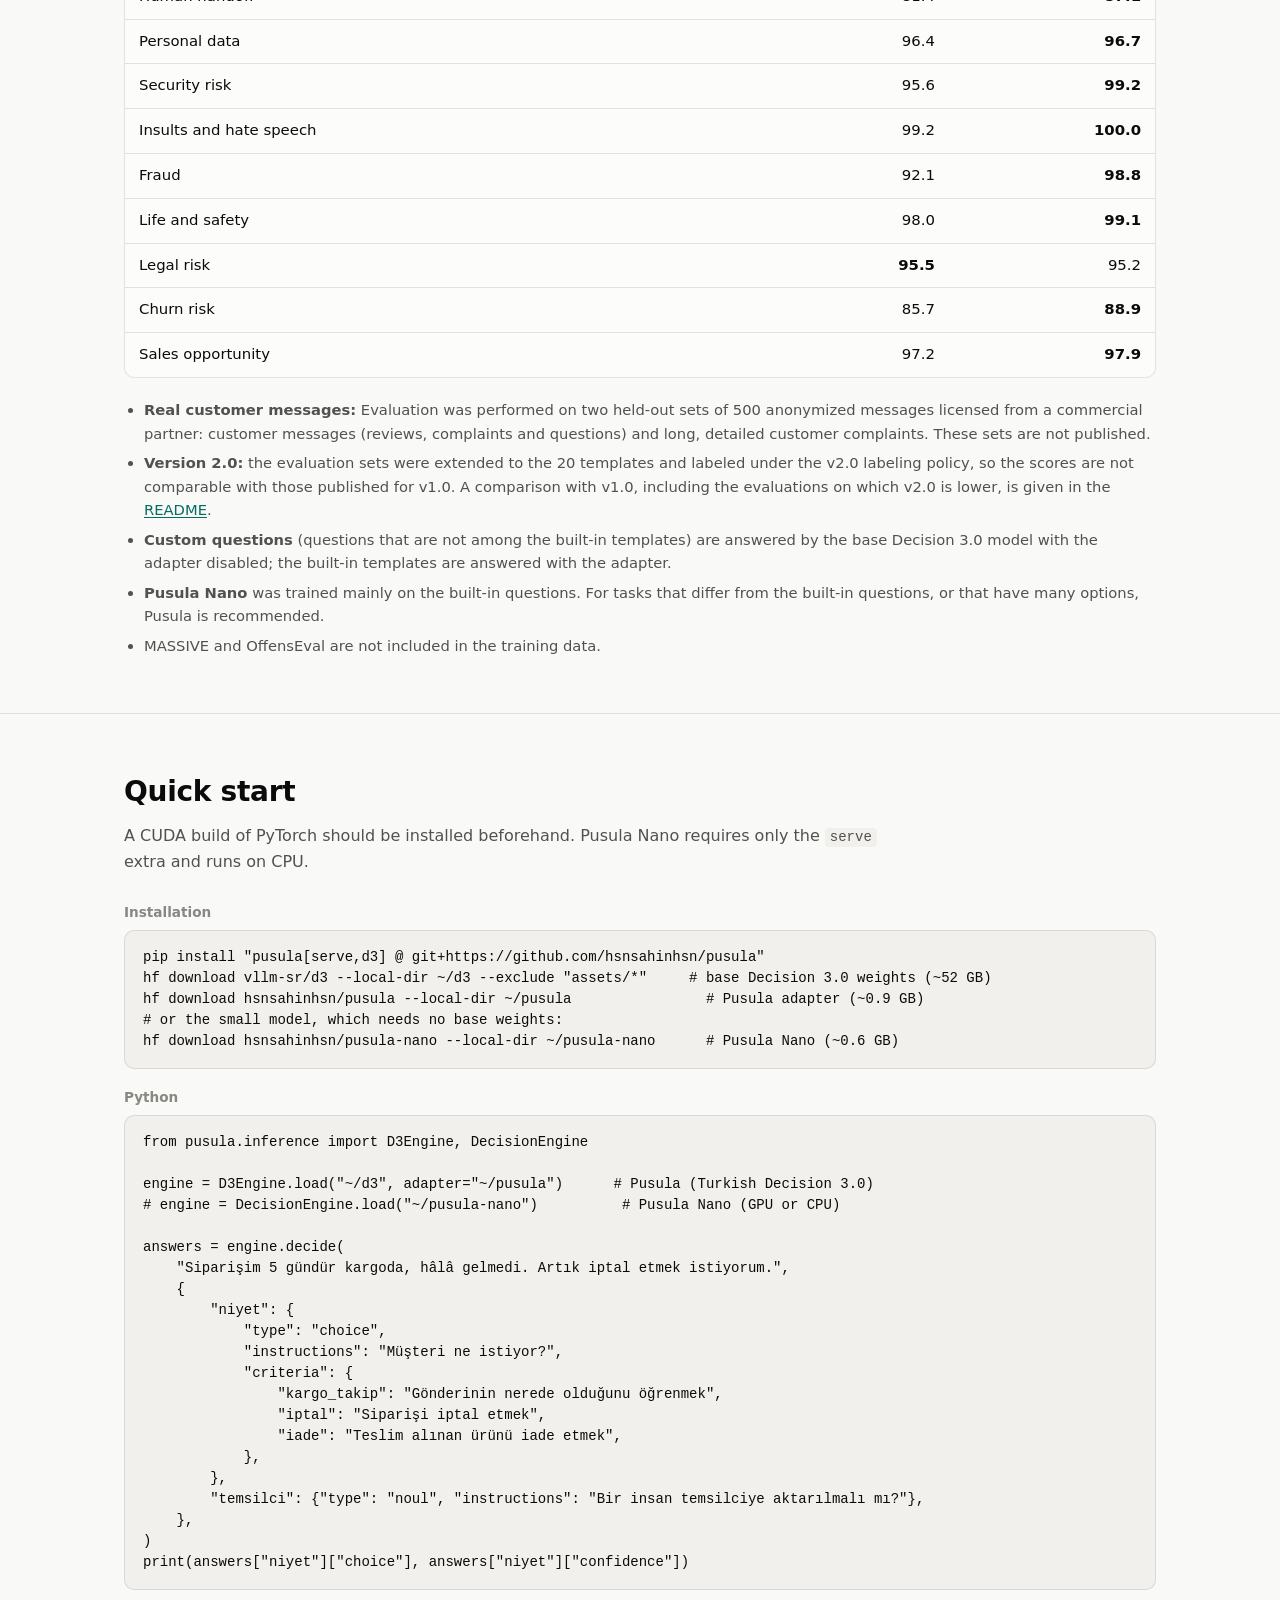
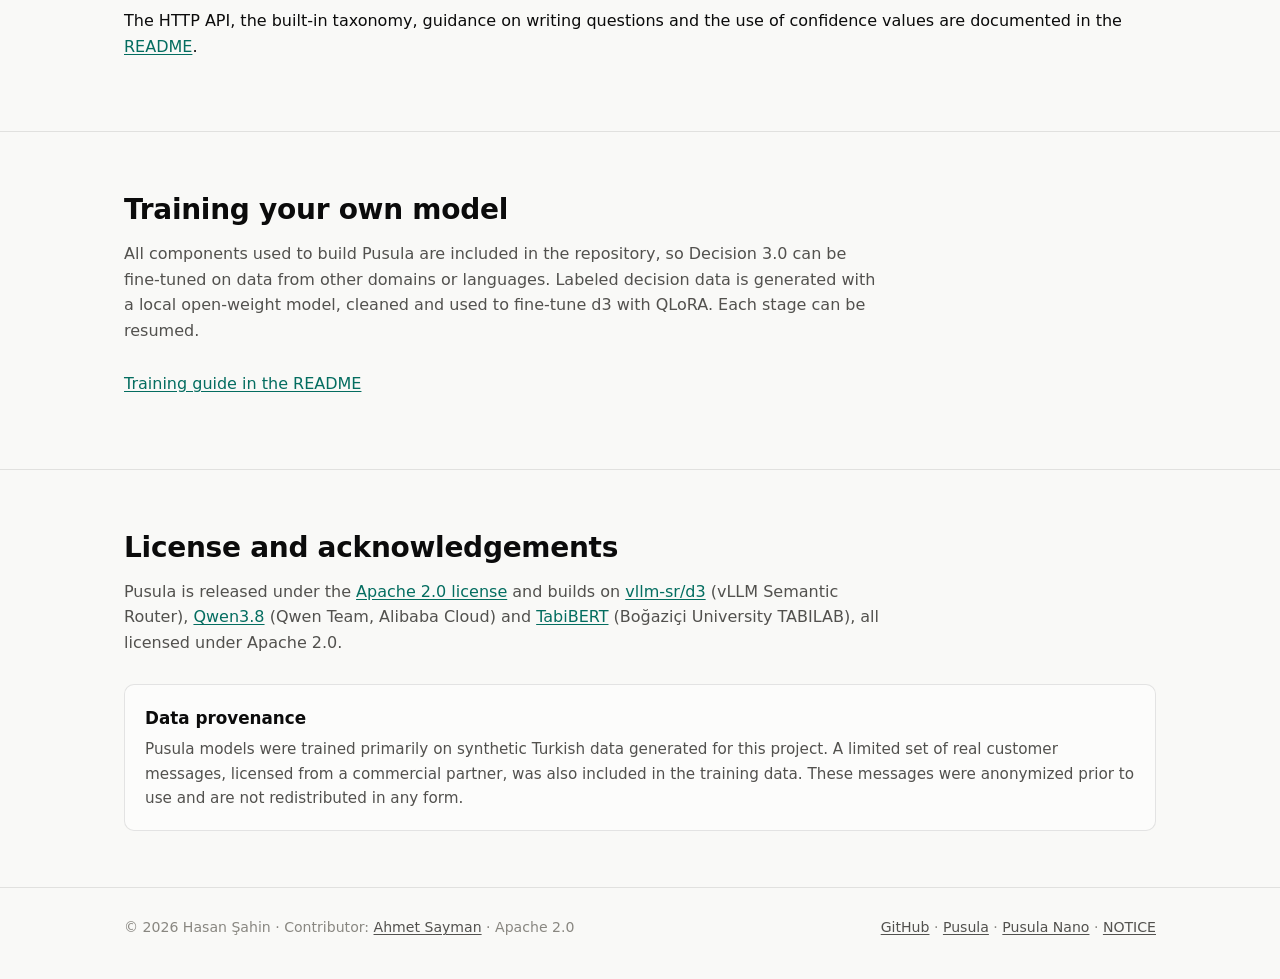
<file: site/en/index.html>
<!doctype html>
<html lang="en">
<head>
<meta charset="utf-8">
<meta name="viewport" content="width=device-width, initial-scale=1">
<meta http-equiv="Content-Security-Policy" content="default-src 'self'; script-src 'self'; style-src 'self'; img-src 'self' data:; object-src 'none'; base-uri 'none'; form-action 'none'">
<meta name="referrer" content="strict-origin-when-cross-origin">
<title>Pusula: the first full-featured Turkish decision model</title>
<meta name="description" content="Pusula is Decision 3.0 adapted to Turkish. It answers typed questions about a text and returns a probability for every option. Open source, Apache 2.0.">
<link rel="canonical" href="https://hsnsahinhsn.github.io/pusula/en/">
<link rel="alternate" hreflang="en" href="https://hsnsahinhsn.github.io/pusula/en/">
<link rel="alternate" hreflang="tr" href="https://hsnsahinhsn.github.io/pusula/tr/">
<link rel="alternate" hreflang="x-default" href="https://hsnsahinhsn.github.io/pusula/">
<meta property="og:type" content="website">
<meta property="og:title" content="Pusula: the first full-featured Turkish decision model">
<meta property="og:description" content="Decision 3.0 adapted to Turkish. Open source, Apache 2.0.">
<meta property="og:url" content="https://hsnsahinhsn.github.io/pusula/en/">
<link rel="icon" href="../assets/favicon.svg" type="image/svg+xml">
<link rel="apple-touch-icon" href="../assets/apple-touch-icon.png">
<meta property="og:image" content="https://hsnsahinhsn.github.io/pusula/brand/pusula-social-en.png">
<meta property="og:image:width" content="1280">
<meta property="og:image:height" content="640">
<meta name="twitter:card" content="summary_large_image">
<meta name="twitter:image" content="https://hsnsahinhsn.github.io/pusula/brand/pusula-social-en.png">
<link rel="stylesheet" href="../assets/style.css">
<script src="../assets/site.js" defer></script>
</head>
<body>
<header class="top">
  <div class="wrap">
    <a class="brand" href="./"><picture><source srcset="../brand/pusula-logo-reverse.svg" media="(prefers-color-scheme: dark)"><img src="../brand/pusula-logo.svg" alt="Pusula" height="30" width="115"></picture></a>
    <nav class="nav" aria-label="Main">
      <a href="#how">How it works</a>
      <a href="#models">Models</a>
      <a href="#results">Results</a>
      <a href="#start">Quick start</a>
      <a class="gh" href="https://github.com/hsnsahinhsn/pusula">GitHub</a>
      <a class="lang" href="../tr/" data-lang="tr" hreflang="tr" lang="tr">Türkçe</a>
    </nav>
  </div>
</header>

<main>
<div class="wrap hero">
  <p class="eyebrow">Open source · Apache 2.0 · v2.0</p>
  <h1>The first full-featured<br>Turkish decision model</h1>
  <p class="lead">Decision models answer typed questions about a text (for example, which team should handle a ticket,
  how urgent it is or whether a human should take over) and return a <strong>probability for every option</strong>
  instead of generated text. Existing decision models were developed for English, and their accuracy on Turkish is
  limited. <strong>Pusula is Decision 3.0 adapted to Turkish.</strong></p>
  <div class="cta">
    <a class="btn primary" href="#start">Get started</a>
    <a class="btn" href="https://github.com/hsnsahinhsn/pusula">GitHub</a>
    <a class="btn" href="https://huggingface.co/hsnsahinhsn/pusula">Hugging Face</a>
  </div>

  <div class="tiles">
    <div class="tile">
      <p class="label">Real customer messages</p>
      <p class="value">91.8</p>
      <p class="delta">Decision 3.0: 84.0 · <strong>+7.8</strong></p>
    </div>
    <div class="tile">
      <p class="label">Long customer complaints</p>
      <p class="value">87.9</p>
      <p class="delta">Decision 3.0: 81.5 · <strong>+6.4</strong></p>
    </div>
    <div class="tile">
      <p class="label">Turkish Decision Benchmark</p>
      <p class="value">92.2</p>
      <p class="delta">Decision 3.0: 88.5 · <strong>+3.7</strong></p>
    </div>
  </div>
  <p class="note">Accuracy (%) of Pusula. The evaluation method is described under <a href="#results">Results</a>.</p>
</div>

<section id="how">
  <div class="wrap">
    <h2>How it works</h2>
    <p class="sub">A request consists of a text (<code>state</code>) and named questions. The options of each question
    are defined in the request itself, so new labels can be introduced without retraining.</p>
    <div class="stack">
      <div>
        <p class="code-title">Request</p>
<pre><code>{
  "state": "Kartımdan bilgim dışında 4.500 TL çekilmiş, hemen bloke edin!",
  "questions": {
    "ekip": {
      "type": "choice",
      "instructions": "Bu talebi hangi ekip ele almalı?",
      "criteria": {
        "dolandiricilik": "Şüpheli işlem ve dolandırıcılık",
        "kart_islemleri": "Kart başvurusu, limit ve şifre",
        "genel_destek": "Diğer sorular"
      }
    },
    "acil": { "type": "noul", "instructions": "Hemen müdahale gerekiyor mu?" },
    "risk": {
      "type": "score",
      "instructions": "Finansal risk ne düzeyde?",
      "criteria": ["Düşük", "Orta", "Yüksek"]
    }
  }
}</code></pre>
      </div>
      <div>
        <p class="code-title">Answer (illustrative values)</p>
<pre><code>{
  "answers": {
    "ekip": {
      "type": "choice",
      "choice": "dolandiricilik",
      "probabilities": {"dolandiricilik": 0.94, "kart_islemleri": 0.05, "genel_destek": 0.01},
      "confidence": 0.94
    },
    "acil": {"type": "noul", "noul": 0.97},
    "risk": {
      "type": "score",
      "score": 1.86,
      "probabilities": {"0": 0.02, "1": 0.10, "2": 0.88},
      "confidence": 0.88,
      "legend": {"0": "Düşük", "1": "Orta", "2": "Yüksek"}
    }
  },
  "model": "pusula"
}</code></pre>
      </div>
    </div>
  </div>
</section>

<section id="features">
  <div class="wrap">
    <h2>Features</h2>
    <p class="sub">Pusula preserves the interface of Decision 3.0 and extends it for Turkish text.</p>
    <div class="grid three">
      <div class="card"><h3>Turkish first</h3><p>Decision 3.0 has been fine-tuned on Turkish decision data from 20
      domains, including banking, law, health, e-commerce, logistics and public services. Informal writing, typos,
      missing Turkish characters and mixed Turkish–English text are covered.</p></div>
      <div class="card"><h3>Options defined at request time</h3><p>Questions and their options are specified in each
      request. The model is not limited to a fixed label set.</p></div>
      <div class="card"><h3>Three question types</h3><p><code>choice</code> (one option), <code>noul</code> (yes/no)
      and <code>score</code> (ordered levels). Every answer carries a probability for each option.</p></div>
      <div class="card"><h3>Drop-in d3 replacement</h3><p>The request and answer format of the
      <code>/v1/systemone</code> endpoint of Decision 3.0 is preserved, so Pusula can replace d3 in existing
      integrations.</p></div>
      <div class="card"><h3>Built-in Turkish taxonomy</h3><p>20 domains, 86 subdomains and 299 intents are provided,
      together with six universal checks: urgency, action required, human handoff, security risk, emotion and
      personal data.</p></div>
      <div class="card"><h3>Independent evaluation</h3><p>Pusula has been evaluated against the base Decision 3.0
      model on independently labeled Turkish test sets. The Turkish Decision Benchmark is published with the
      model.</p></div>
    </div>
  </div>
</section>

<section id="models">
  <div class="wrap">
    <h2>Models</h2>
    <p class="sub">Two models are provided. Both accept identical requests.</p>
    <div class="grid two">
      <div class="card">
        <span class="tag">Highest accuracy</span>
        <h3>Pusula (Turkish Decision 3.0)</h3>
        <p>Recommended for built-in and custom questions, including tasks with many options.</p>
        <dl>
          <dt>Size</dt><dd>26B: a 0.9 GB LoRA adapter on top of <code>vllm-sr/d3</code></dd>
          <dt>Runs on</dt><dd>GPU: ≥ 64 GB in BF16, ≥ 24 GB in 4-bit</dd>
          <dt>Benchmark / gold</dt><dd>92.2 / 93.1</dd>
          <dt>Weights</dt><dd><a href="https://huggingface.co/hsnsahinhsn/pusula">hsnsahinhsn/pusula</a></dd>
        </dl>
      </div>
      <div class="card">
        <span class="tag">Fast, runs on CPU</span>
        <h3>Pusula Nano</h3>
        <p>Recommended for high volume and low latency on the built-in questions.</p>
        <dl>
          <dt>Size</dt><dd>149M (<a href="https://huggingface.co/boun-tabilab/TabiBERT">TabiBERT</a> cross-encoder)</dd>
          <dt>Runs on</dt><dd>CPU or any GPU</dd>
          <dt>Benchmark / gold</dt><dd>83.3 / 91.3</dd>
          <dt>Weights</dt><dd><a href="https://huggingface.co/hsnsahinhsn/pusula-nano">hsnsahinhsn/pusula-nano</a></dd>
        </dl>
      </div>
    </div>
  </div>
</section>

<section id="results">
  <div class="wrap">
    <h2>Results</h2>
    <p class="sub">Accuracy (%). Evaluation labels were assigned blind and independently by two annotators (Claude Opus
    5.5 and Claude Sonnet 5.5); disagreements were adjudicated, and all labels follow the published
    <a href="https://github.com/hsnsahinhsn/pusula/blob/main/pusula/data/label_policy.md">labeling policy</a>.
    Evaluation labels are used exclusively for evaluation and are never used as training labels.</p>

    <figure class="chart" data-chart="dumbbell">
      <h3>Decision 3.0 and Pusula, accuracy (%)</h3>
      <p class="chart-sub">Each row shows the change from the base model to Pusula. All values are listed in the table below.</p>
      <ul class="legend">
        <li><span class="dot d-base-key"></span>Decision 3.0</li>
        <li><span class="dot d-pusula-key"></span>Pusula</li>
      </ul>
    </figure>
    <script type="application/json" id="chart-data">
{"title": "Decision 3.0 and Pusula, accuracy (%)", "domain": [75, 100], "step": 5, "series": ["Decision 3.0", "Pusula"],
 "rows": [
  {"label": "Real customer messages", "base": 84.0, "pusula": 91.8},
  {"label": "Long customer complaints", "base": 81.5, "pusula": 87.9},
  {"label": "Turkish Decision Benchmark", "base": 88.5, "pusula": 92.2},
  {"label": "Gold test set", "base": 86.3, "pusula": 93.1},
  {"label": "Custom questions", "base": 92.8, "pusula": 93.5},
  {"label": "MASSIVE tr-TR, intent", "base": 85.3, "pusula": 85.2},
  {"label": "OffensEval 2020 Turkish", "base": 88.4, "pusula": 88.3}
 ]}
    </script>

    <div class="table-wrap">
      <table class="results">
        <thead><tr><th>Evaluation</th><th class="num">Questions</th><th class="num">Decision 3.0</th><th class="num">Pusula</th><th class="num">Pusula Nano</th></tr></thead>
        <tbody>
          <tr><td>Real customer messages (500 held-out, licensed)</td><td class="num">7,500</td><td class="num">84.0</td><td class="num best">91.8</td><td class="num">88.9</td></tr>
          <tr><td>Long customer complaints (500 held-out, licensed)</td><td class="num">4,500</td><td class="num">81.5</td><td class="num best">87.9</td><td class="num">85.2</td></tr>
          <tr><td><a href="https://github.com/hsnsahinhsn/pusula/blob/main/benchmark/README.md">Turkish Decision Benchmark</a> (2,194 messages)</td><td class="num">19,861</td><td class="num">88.5</td><td class="num best">92.2</td><td class="num">83.3</td></tr>
          <tr><td>Gold test set (757 held-out messages)</td><td class="num">11,355</td><td class="num">86.3</td><td class="num best">93.1</td><td class="num">91.3</td></tr>
          <tr><td>Custom questions in unseen sectors</td><td class="num">400</td><td class="num">92.8</td><td class="num best">93.5</td><td class="num">53.2</td></tr>
          <tr><td>MASSIVE tr-TR, 60-way intent, zero-shot (human-written)</td><td class="num">2,974</td><td class="num best">85.3</td><td class="num">85.2</td><td class="num">26.9</td></tr>
          <tr><td>OffensEval 2020 Turkish, offensive language (real tweets)</td><td class="num">3,528</td><td class="num best">88.4</td><td class="num">88.3</td><td class="num">80.9</td></tr>
        </tbody>
      </table>
    </div>

    <h3 class="mt">Gold test set, per question</h3>
    <div class="table-wrap">
      <table>
        <thead><tr><th>Question</th><th class="num">Decision 3.0</th><th class="num">Pusula</th></tr></thead>
        <tbody>
          <tr><td>Domain</td><td class="num">82.0</td><td class="num best">82.8</td></tr>
          <tr><td>Message type</td><td class="num">69.0</td><td class="num best">93.4</td></tr>
          <tr><td>Urgency (4 levels)</td><td class="num">53.1</td><td class="num best">82.8</td></tr>
          <tr><td>Emotion</td><td class="num">89.2</td><td class="num best">92.7</td></tr>
          <tr><td>Missing information</td><td class="num">71.5</td><td class="num best">90.8</td></tr>
          <tr><td>Action required</td><td class="num">88.6</td><td class="num best">91.8</td></tr>
          <tr><td>Human handoff</td><td class="num">81.4</td><td class="num best">87.1</td></tr>
          <tr><td>Personal data</td><td class="num">96.4</td><td class="num best">96.7</td></tr>
          <tr><td>Security risk</td><td class="num">95.6</td><td class="num best">99.2</td></tr>
          <tr><td>Insults and hate speech</td><td class="num">99.2</td><td class="num best">100.0</td></tr>
          <tr><td>Fraud</td><td class="num">92.1</td><td class="num best">98.8</td></tr>
          <tr><td>Life and safety</td><td class="num">98.0</td><td class="num best">99.1</td></tr>
          <tr><td>Legal risk</td><td class="num best">95.5</td><td class="num">95.2</td></tr>
          <tr><td>Churn risk</td><td class="num">85.7</td><td class="num best">88.9</td></tr>
          <tr><td>Sales opportunity</td><td class="num">97.2</td><td class="num best">97.9</td></tr>
        </tbody>
      </table>
    </div>

    <ul class="notes">
      <li><strong>Real customer messages:</strong> Evaluation was performed on two held-out sets of 500 anonymized
      messages licensed from a commercial partner: customer messages (reviews, complaints and questions) and long,
      detailed customer complaints. These sets are not published.</li>
      <li><strong>Version 2.0:</strong> the evaluation sets were extended to the 20 templates and labeled under the v2.0
      labeling policy, so the scores are not comparable with those published for v1.0. A comparison with v1.0, including
      the evaluations on which v2.0 is lower, is given in the
      <a href="https://github.com/hsnsahinhsn/pusula#results">README</a>.</li>
      <li><strong>Custom questions</strong> (questions that are not among the built-in templates) are answered by the base
      Decision 3.0 model with the adapter disabled; the built-in templates are answered with the adapter.</li>
      <li><strong>Pusula Nano</strong> was trained mainly on the built-in questions. For tasks that differ from the
      built-in questions, or that have many options, Pusula is recommended.</li>
      <li>MASSIVE and OffensEval are not included in the training data.</li>
    </ul>
  </div>
</section>

<section id="start">
  <div class="wrap stack">
    <h2>Quick start</h2>
    <p class="sub">A CUDA build of PyTorch should be installed beforehand. Pusula Nano requires only the
    <code>serve</code> extra and runs on CPU.</p>
    <div>
      <p class="code-title">Installation</p>
<pre><code>pip install "pusula[serve,d3] @ git+https://github.com/hsnsahinhsn/pusula"
hf download vllm-sr/d3 --local-dir ~/d3 --exclude "assets/*"     # base Decision 3.0 weights (~52 GB)
hf download hsnsahinhsn/pusula --local-dir ~/pusula                # Pusula adapter (~0.9 GB)
# or the small model, which needs no base weights:
hf download hsnsahinhsn/pusula-nano --local-dir ~/pusula-nano      # Pusula Nano (~0.6 GB)</code></pre>
    </div>
    <div>
      <p class="code-title">Python</p>
<pre><code>from pusula.inference import D3Engine, DecisionEngine

engine = D3Engine.load("~/d3", adapter="~/pusula")      # Pusula (Turkish Decision 3.0)
# engine = DecisionEngine.load("~/pusula-nano")          # Pusula Nano (GPU or CPU)

answers = engine.decide(
    "Siparişim 5 gündür kargoda, hâlâ gelmedi. Artık iptal etmek istiyorum.",
    {
        "niyet": {
            "type": "choice",
            "instructions": "Müşteri ne istiyor?",
            "criteria": {
                "kargo_takip": "Gönderinin nerede olduğunu öğrenmek",
                "iptal": "Siparişi iptal etmek",
                "iade": "Teslim alınan ürünü iade etmek",
            },
        },
        "temsilci": {"type": "noul", "instructions": "Bir insan temsilciye aktarılmalı mı?"},
    },
)
print(answers["niyet"]["choice"], answers["niyet"]["confidence"])</code></pre>
    </div>
    <p>The HTTP API, the built-in taxonomy, guidance on writing questions and the use of confidence values are
    documented in the <a href="https://github.com/hsnsahinhsn/pusula#readme">README</a>.</p>
  </div>
</section>

<section id="train">
  <div class="wrap">
    <h2>Training your own model</h2>
    <p class="sub">All components used to build Pusula are included in the repository, so Decision 3.0 can be
    fine-tuned on data from other domains or languages. Labeled decision data is generated with a local open-weight
    model, cleaned and used to fine-tune d3 with QLoRA. Each stage can be resumed.</p>
    <p><a href="https://github.com/hsnsahinhsn/pusula#training-your-own-model">Training guide in the README</a></p>
  </div>
</section>

<section id="license">
  <div class="wrap">
    <h2>License and acknowledgements</h2>
    <p class="sub">Pusula is released under the <a href="https://github.com/hsnsahinhsn/pusula/blob/main/LICENSE">Apache
    2.0 license</a> and builds on <a href="https://huggingface.co/vllm-sr/d3">vllm-sr/d3</a> (vLLM Semantic Router),
    <a href="https://huggingface.co/Qwen/Qwen3.8-27B">Qwen3.8</a> (Qwen Team, Alibaba Cloud) and
    <a href="https://huggingface.co/boun-tabilab/TabiBERT">TabiBERT</a> (Boğaziçi University TABILAB), all licensed
    under Apache 2.0.</p>
    <div class="card">
      <h3>Data provenance</h3>
      <p>Pusula models were trained primarily on synthetic Turkish data generated for this project. A limited set of
      real customer messages, licensed from a commercial partner, was also included in the training data. These
      messages were anonymized prior to use and are not redistributed in any form.</p>
    </div>
  </div>
</section>
</main>

<footer>
  <div class="wrap">
    <span>© 2026 Hasan Şahin · Contributor: <a href="https://github.com/asayman">Ahmet Sayman</a> · Apache 2.0</span>
    <span><a href="https://github.com/hsnsahinhsn/pusula">GitHub</a> · <a href="https://huggingface.co/hsnsahinhsn/pusula">Pusula</a> · <a href="https://huggingface.co/hsnsahinhsn/pusula-nano">Pusula Nano</a> · <a href="https://github.com/hsnsahinhsn/pusula/blob/main/NOTICE">NOTICE</a></span>
  </div>
</footer>
</body>
</html>
</file>
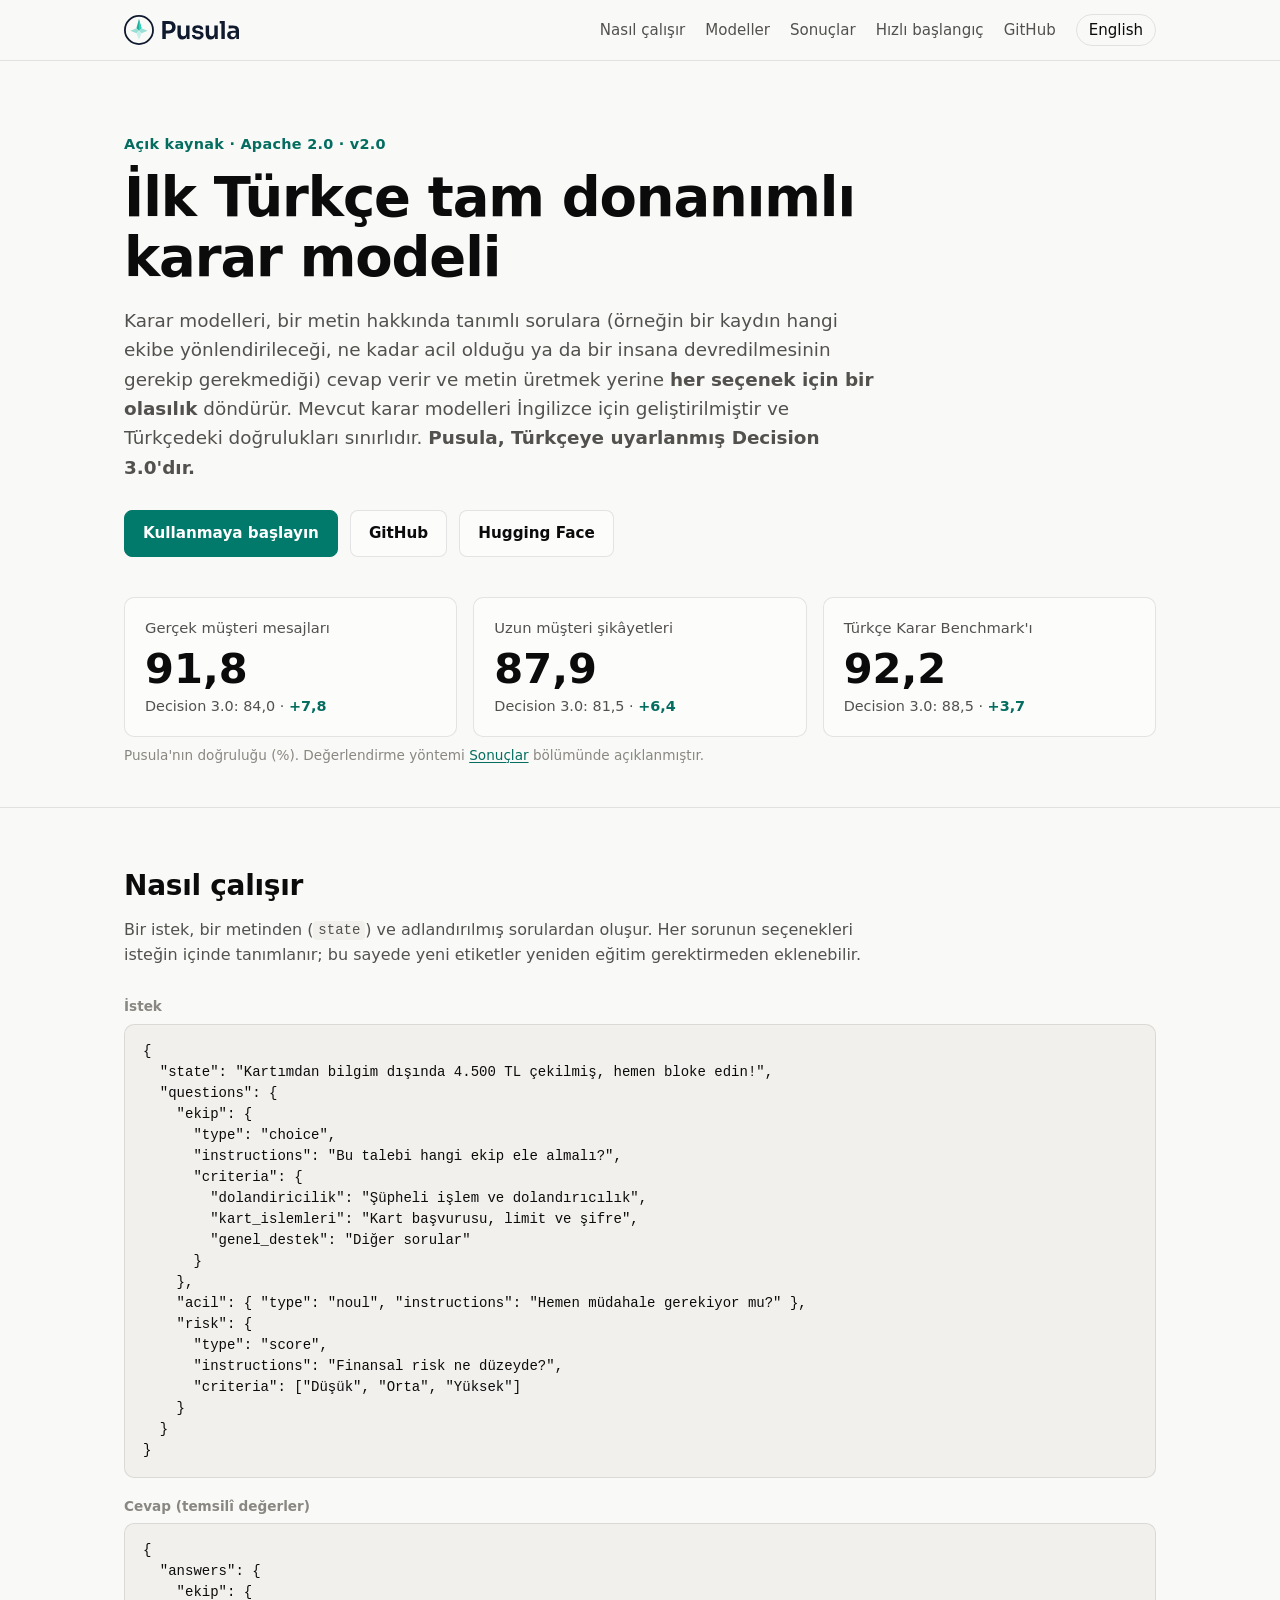
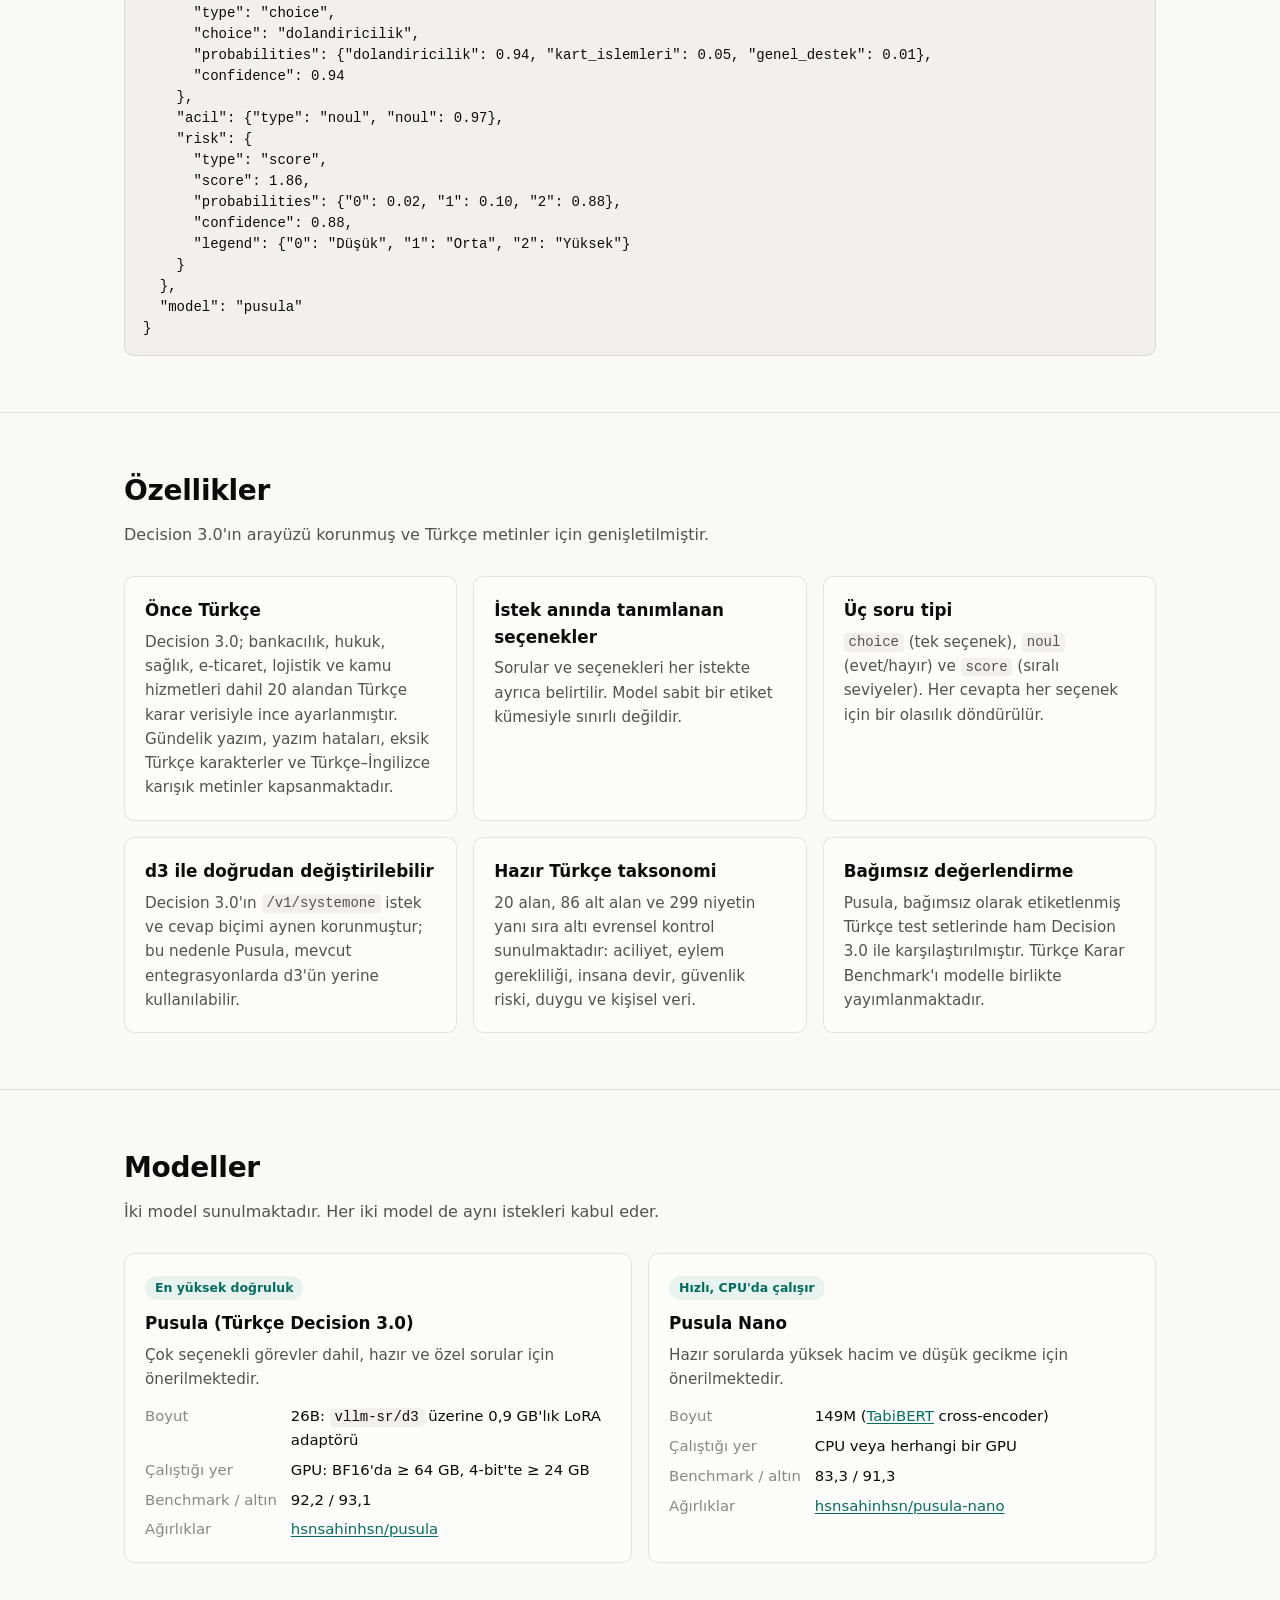
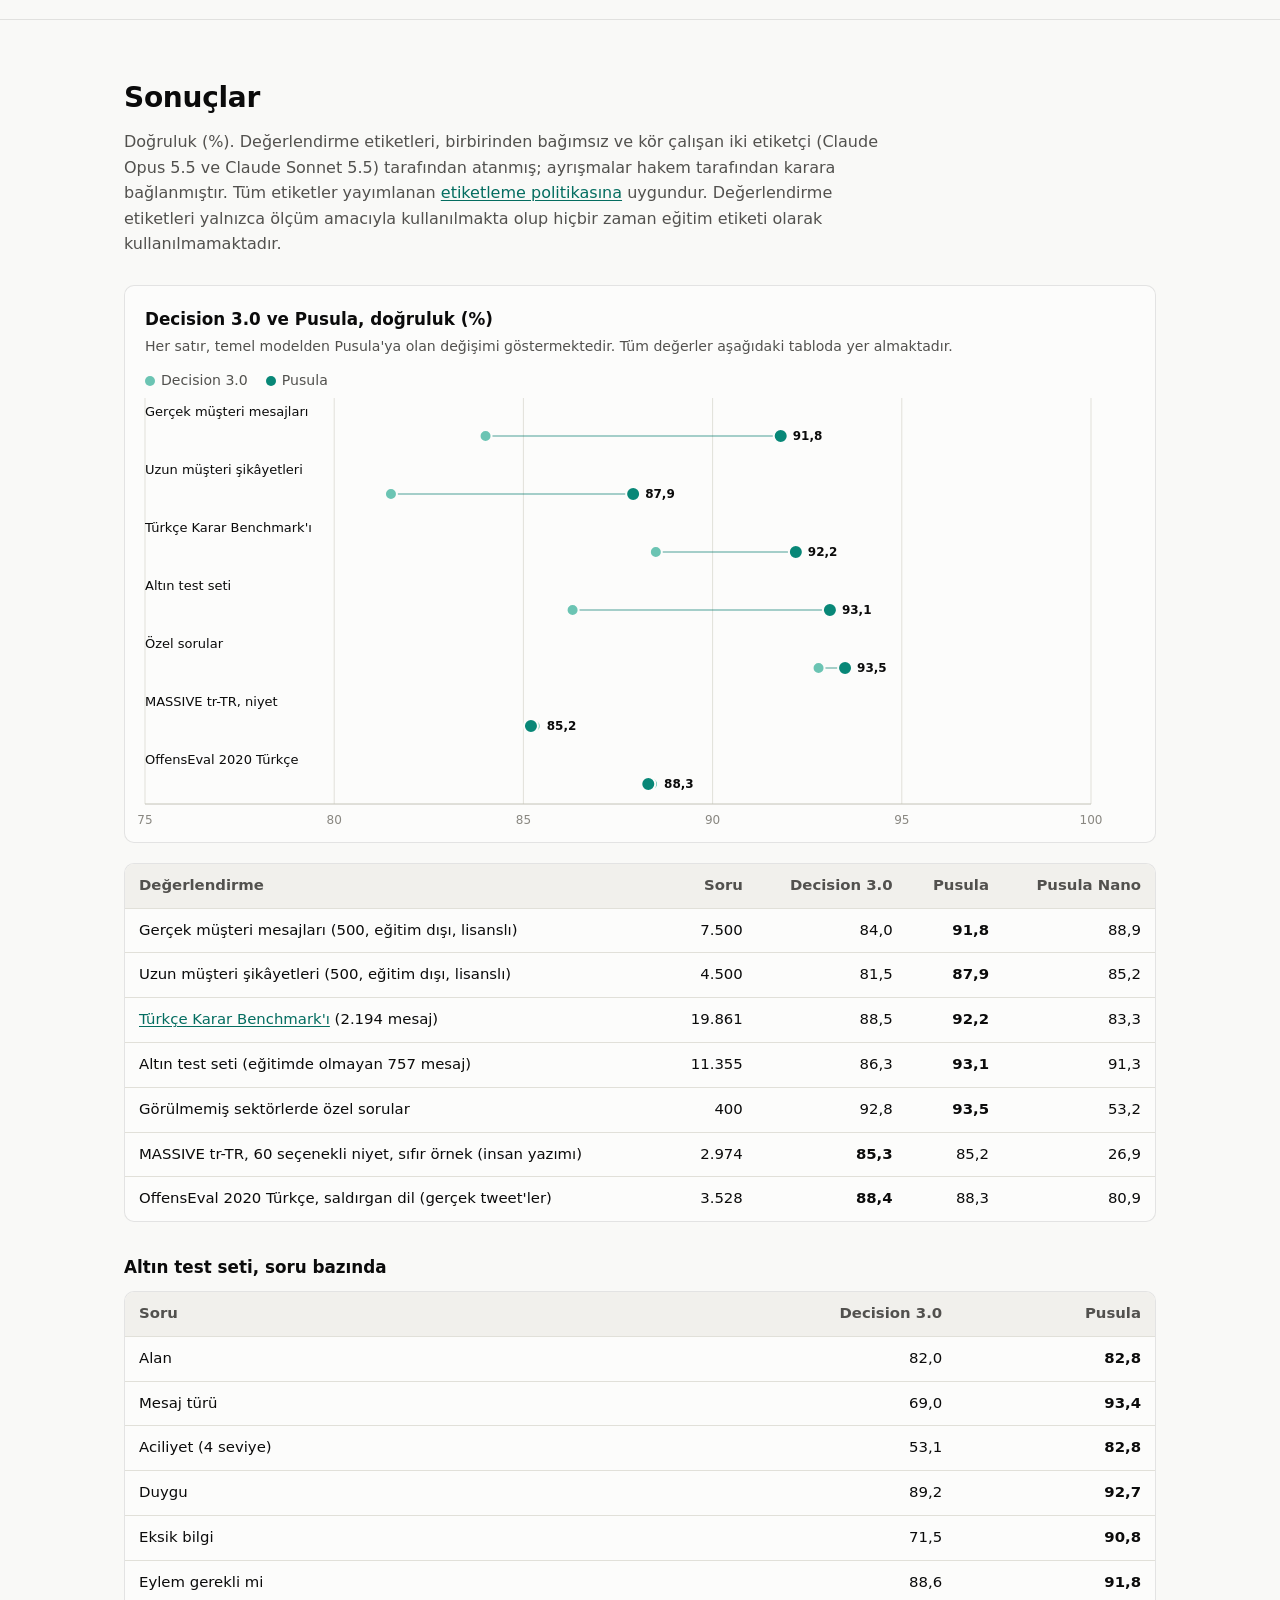
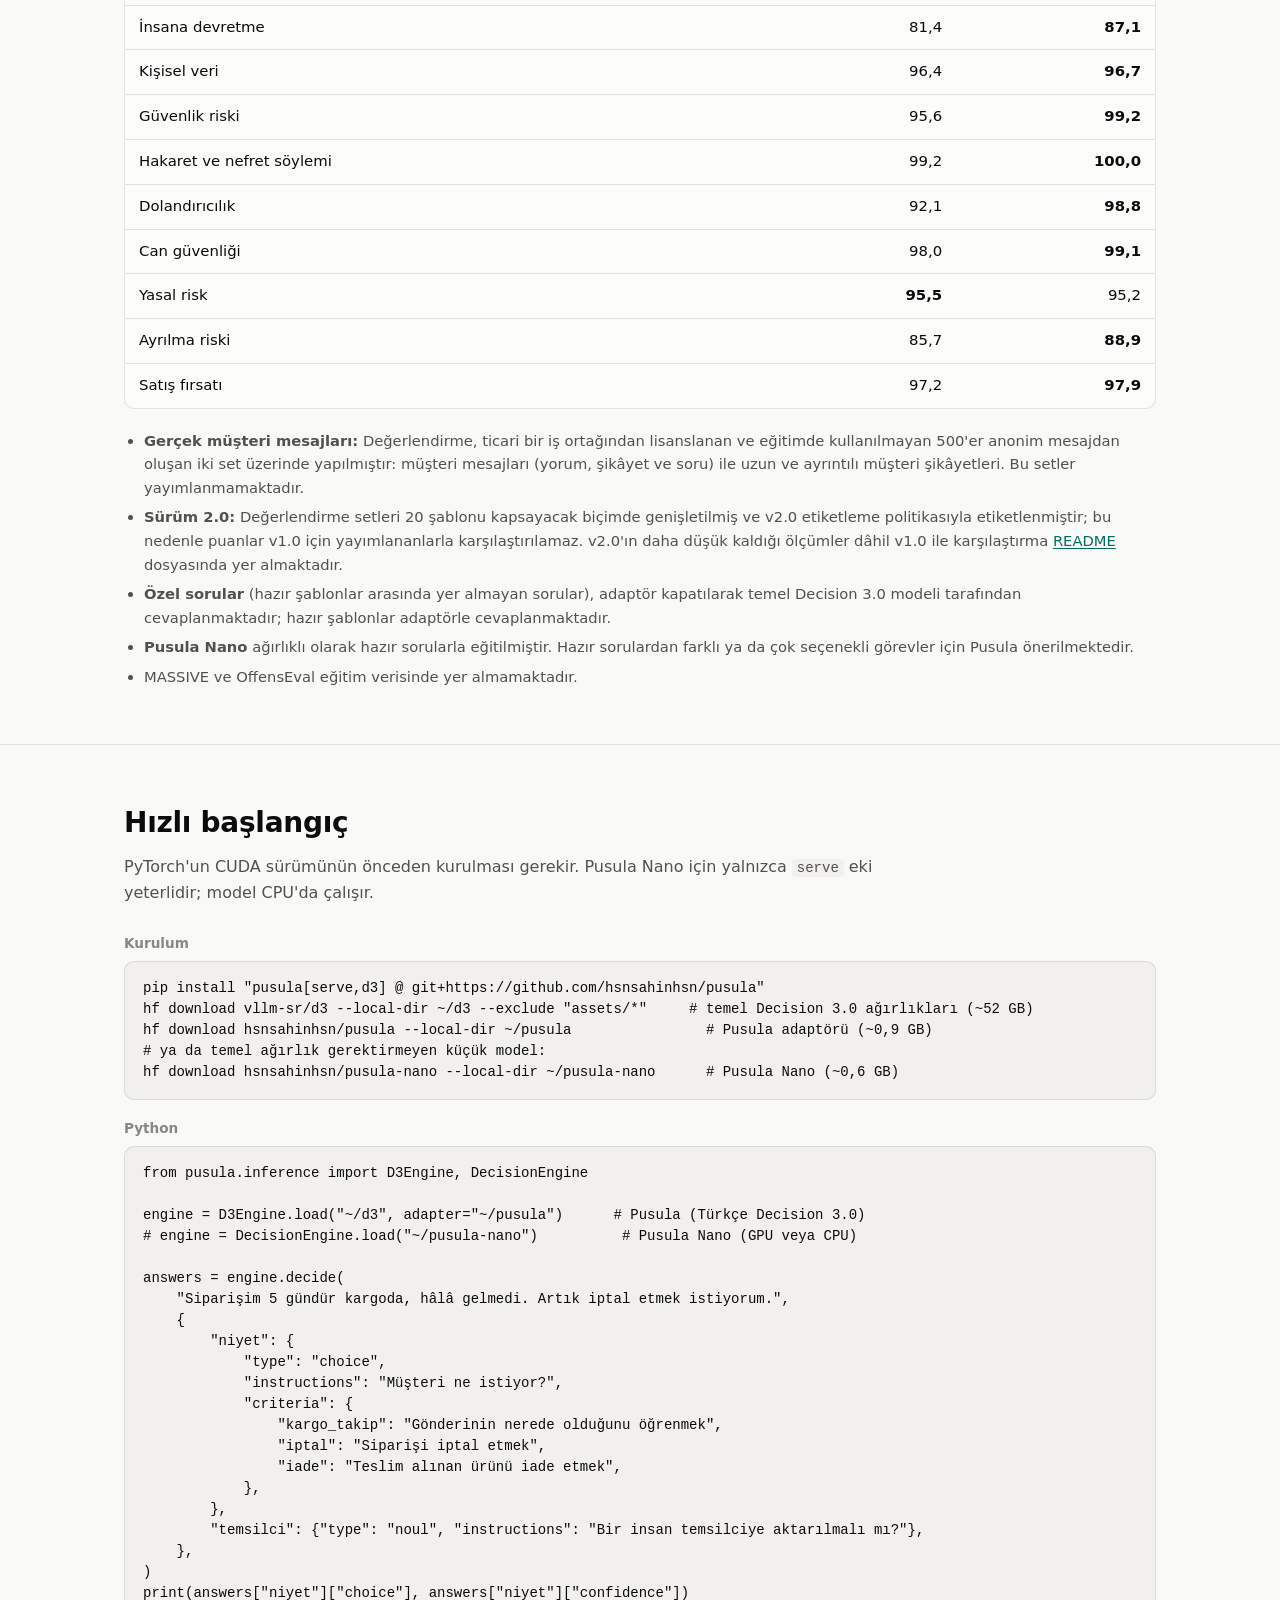
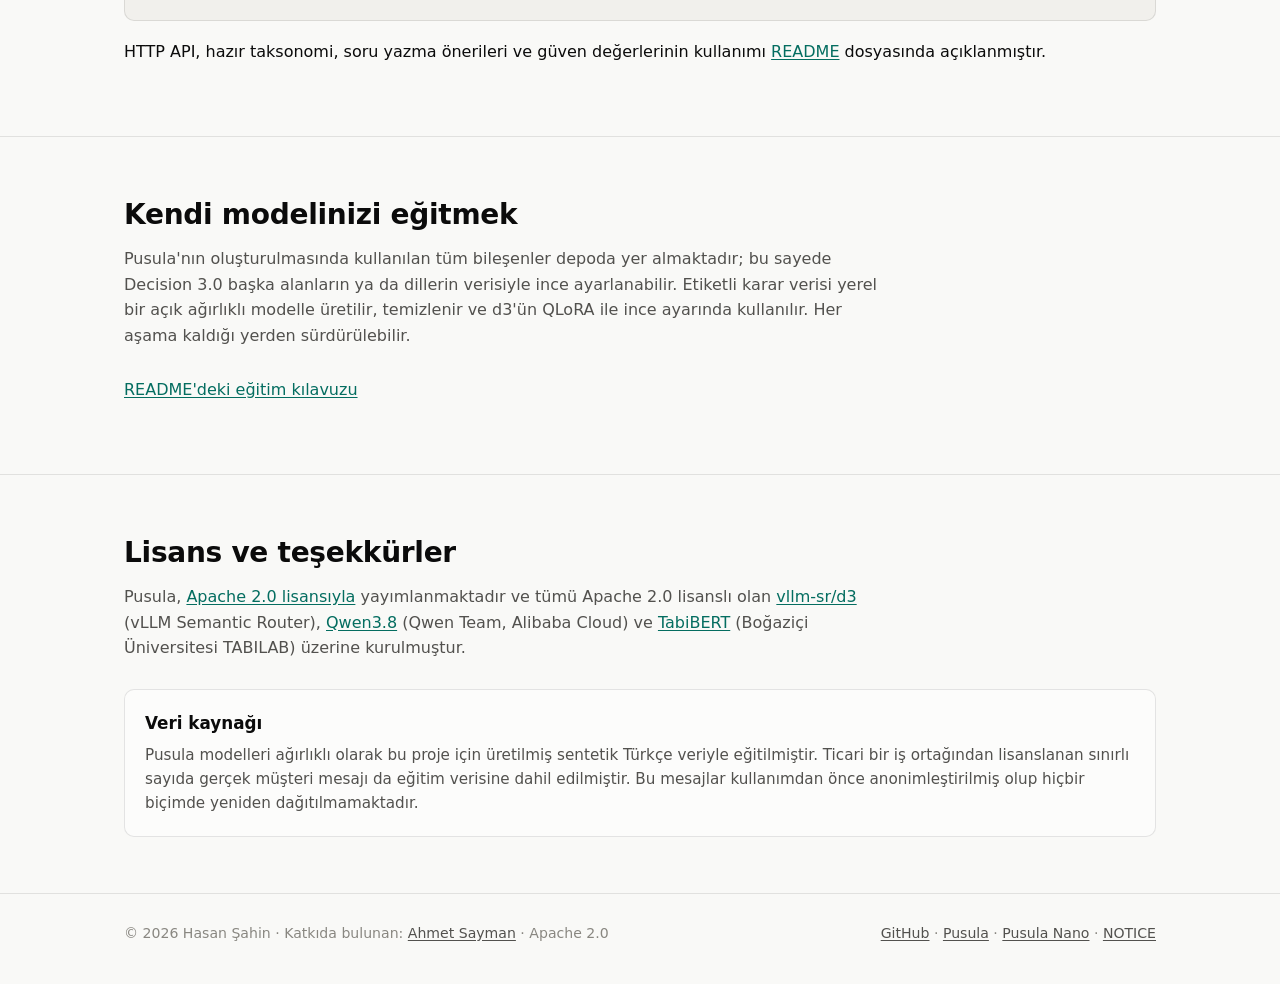
<file: site/tr/index.html>
<!doctype html>
<html lang="tr">
<head>
<meta charset="utf-8">
<meta name="viewport" content="width=device-width, initial-scale=1">
<meta http-equiv="Content-Security-Policy" content="default-src 'self'; script-src 'self'; style-src 'self'; img-src 'self' data:; object-src 'none'; base-uri 'none'; form-action 'none'">
<meta name="referrer" content="strict-origin-when-cross-origin">
<title>Pusula: İlk Türkçe tam donanımlı karar modeli</title>
<meta name="description" content="Pusula, Türkçeye uyarlanmış Decision 3.0'dır. Bir metin hakkındaki tanımlı soruları cevaplar ve her seçenek için bir olasılık döndürür. Açık kaynak, Apache 2.0.">
<link rel="canonical" href="https://hsnsahinhsn.github.io/pusula/tr/">
<link rel="alternate" hreflang="en" href="https://hsnsahinhsn.github.io/pusula/en/">
<link rel="alternate" hreflang="tr" href="https://hsnsahinhsn.github.io/pusula/tr/">
<link rel="alternate" hreflang="x-default" href="https://hsnsahinhsn.github.io/pusula/">
<meta property="og:type" content="website">
<meta property="og:title" content="Pusula: İlk Türkçe tam donanımlı karar modeli">
<meta property="og:description" content="Türkçeye uyarlanmış Decision 3.0. Açık kaynak, Apache 2.0.">
<meta property="og:url" content="https://hsnsahinhsn.github.io/pusula/tr/">
<link rel="icon" href="../assets/favicon.svg" type="image/svg+xml">
<link rel="apple-touch-icon" href="../assets/apple-touch-icon.png">
<meta property="og:image" content="https://hsnsahinhsn.github.io/pusula/brand/pusula-social-tr.png">
<meta property="og:image:width" content="1280">
<meta property="og:image:height" content="640">
<meta name="twitter:card" content="summary_large_image">
<meta name="twitter:image" content="https://hsnsahinhsn.github.io/pusula/brand/pusula-social-tr.png">
<link rel="stylesheet" href="../assets/style.css">
<script src="../assets/site.js" defer></script>
</head>
<body>
<header class="top">
  <div class="wrap">
    <a class="brand" href="./"><picture><source srcset="../brand/pusula-logo-reverse.svg" media="(prefers-color-scheme: dark)"><img src="../brand/pusula-logo.svg" alt="Pusula" height="30" width="115"></picture></a>
    <nav class="nav" aria-label="Ana menü">
      <a href="#how">Nasıl çalışır</a>
      <a href="#models">Modeller</a>
      <a href="#results">Sonuçlar</a>
      <a href="#start">Hızlı başlangıç</a>
      <a class="gh" href="https://github.com/hsnsahinhsn/pusula">GitHub</a>
      <a class="lang" href="../en/" data-lang="en" hreflang="en" lang="en">English</a>
    </nav>
  </div>
</header>

<main>
<div class="wrap hero">
  <p class="eyebrow">Açık kaynak · Apache 2.0 · v2.0</p>
  <h1>İlk Türkçe tam donanımlı<br>karar modeli</h1>
  <p class="lead">Karar modelleri, bir metin hakkında tanımlı sorulara (örneğin bir kaydın hangi ekibe
  yönlendirileceği, ne kadar acil olduğu ya da bir insana devredilmesinin gerekip gerekmediği) cevap verir ve metin
  üretmek yerine <strong>her seçenek için bir olasılık</strong> döndürür. Mevcut karar modelleri İngilizce için
  geliştirilmiştir ve Türkçedeki doğrulukları sınırlıdır. <strong>Pusula, Türkçeye uyarlanmış Decision
  3.0'dır.</strong></p>
  <div class="cta">
    <a class="btn primary" href="#start">Kullanmaya başlayın</a>
    <a class="btn" href="https://github.com/hsnsahinhsn/pusula">GitHub</a>
    <a class="btn" href="https://huggingface.co/hsnsahinhsn/pusula">Hugging Face</a>
  </div>

  <div class="tiles">
    <div class="tile">
      <p class="label">Gerçek müşteri mesajları</p>
      <p class="value">91,8</p>
      <p class="delta">Decision 3.0: 84,0 · <strong>+7,8</strong></p>
    </div>
    <div class="tile">
      <p class="label">Uzun müşteri şikâyetleri</p>
      <p class="value">87,9</p>
      <p class="delta">Decision 3.0: 81,5 · <strong>+6,4</strong></p>
    </div>
    <div class="tile">
      <p class="label">Türkçe Karar Benchmark'ı</p>
      <p class="value">92,2</p>
      <p class="delta">Decision 3.0: 88,5 · <strong>+3,7</strong></p>
    </div>
  </div>
  <p class="note">Pusula'nın doğruluğu (%). Değerlendirme yöntemi <a href="#results">Sonuçlar</a> bölümünde açıklanmıştır.</p>
</div>

<section id="how">
  <div class="wrap">
    <h2>Nasıl çalışır</h2>
    <p class="sub">Bir istek, bir metinden (<code>state</code>) ve adlandırılmış sorulardan oluşur. Her sorunun
    seçenekleri isteğin içinde tanımlanır; bu sayede yeni etiketler yeniden eğitim gerektirmeden eklenebilir.</p>
    <div class="stack">
      <div>
        <p class="code-title">İstek</p>
<pre><code>{
  "state": "Kartımdan bilgim dışında 4.500 TL çekilmiş, hemen bloke edin!",
  "questions": {
    "ekip": {
      "type": "choice",
      "instructions": "Bu talebi hangi ekip ele almalı?",
      "criteria": {
        "dolandiricilik": "Şüpheli işlem ve dolandırıcılık",
        "kart_islemleri": "Kart başvurusu, limit ve şifre",
        "genel_destek": "Diğer sorular"
      }
    },
    "acil": { "type": "noul", "instructions": "Hemen müdahale gerekiyor mu?" },
    "risk": {
      "type": "score",
      "instructions": "Finansal risk ne düzeyde?",
      "criteria": ["Düşük", "Orta", "Yüksek"]
    }
  }
}</code></pre>
      </div>
      <div>
        <p class="code-title">Cevap (temsilî değerler)</p>
<pre><code>{
  "answers": {
    "ekip": {
      "type": "choice",
      "choice": "dolandiricilik",
      "probabilities": {"dolandiricilik": 0.94, "kart_islemleri": 0.05, "genel_destek": 0.01},
      "confidence": 0.94
    },
    "acil": {"type": "noul", "noul": 0.97},
    "risk": {
      "type": "score",
      "score": 1.86,
      "probabilities": {"0": 0.02, "1": 0.10, "2": 0.88},
      "confidence": 0.88,
      "legend": {"0": "Düşük", "1": "Orta", "2": "Yüksek"}
    }
  },
  "model": "pusula"
}</code></pre>
      </div>
    </div>
  </div>
</section>

<section id="features">
  <div class="wrap">
    <h2>Özellikler</h2>
    <p class="sub">Decision 3.0'ın arayüzü korunmuş ve Türkçe metinler için genişletilmiştir.</p>
    <div class="grid three">
      <div class="card"><h3>Önce Türkçe</h3><p>Decision 3.0; bankacılık, hukuk, sağlık, e-ticaret, lojistik ve kamu
      hizmetleri dahil 20 alandan Türkçe karar verisiyle ince ayarlanmıştır. Gündelik yazım, yazım hataları, eksik
      Türkçe karakterler ve Türkçe–İngilizce karışık metinler kapsanmaktadır.</p></div>
      <div class="card"><h3>İstek anında tanımlanan seçenekler</h3><p>Sorular ve seçenekleri her istekte ayrıca
      belirtilir. Model sabit bir etiket kümesiyle sınırlı değildir.</p></div>
      <div class="card"><h3>Üç soru tipi</h3><p><code>choice</code> (tek seçenek), <code>noul</code> (evet/hayır) ve
      <code>score</code> (sıralı seviyeler). Her cevapta her seçenek için bir olasılık döndürülür.</p></div>
      <div class="card"><h3>d3 ile doğrudan değiştirilebilir</h3><p>Decision 3.0'ın <code>/v1/systemone</code> istek
      ve cevap biçimi aynen korunmuştur; bu nedenle Pusula, mevcut entegrasyonlarda d3'ün yerine
      kullanılabilir.</p></div>
      <div class="card"><h3>Hazır Türkçe taksonomi</h3><p>20 alan, 86 alt alan ve 299 niyetin yanı sıra altı evrensel
      kontrol sunulmaktadır: aciliyet, eylem gerekliliği, insana devir, güvenlik riski, duygu ve kişisel veri.</p></div>
      <div class="card"><h3>Bağımsız değerlendirme</h3><p>Pusula, bağımsız olarak etiketlenmiş Türkçe test
      setlerinde ham Decision 3.0 ile karşılaştırılmıştır. Türkçe Karar Benchmark'ı modelle birlikte
      yayımlanmaktadır.</p></div>
    </div>
  </div>
</section>

<section id="models">
  <div class="wrap">
    <h2>Modeller</h2>
    <p class="sub">İki model sunulmaktadır. Her iki model de aynı istekleri kabul eder.</p>
    <div class="grid two">
      <div class="card">
        <span class="tag">En yüksek doğruluk</span>
        <h3>Pusula (Türkçe Decision 3.0)</h3>
        <p>Çok seçenekli görevler dahil, hazır ve özel sorular için önerilmektedir.</p>
        <dl>
          <dt>Boyut</dt><dd>26B: <code>vllm-sr/d3</code> üzerine 0,9 GB'lık LoRA adaptörü</dd>
          <dt>Çalıştığı yer</dt><dd>GPU: BF16'da ≥ 64 GB, 4-bit'te ≥ 24 GB</dd>
          <dt>Benchmark / altın</dt><dd>92,2 / 93,1</dd>
          <dt>Ağırlıklar</dt><dd><a href="https://huggingface.co/hsnsahinhsn/pusula">hsnsahinhsn/pusula</a></dd>
        </dl>
      </div>
      <div class="card">
        <span class="tag">Hızlı, CPU'da çalışır</span>
        <h3>Pusula Nano</h3>
        <p>Hazır sorularda yüksek hacim ve düşük gecikme için önerilmektedir.</p>
        <dl>
          <dt>Boyut</dt><dd>149M (<a href="https://huggingface.co/boun-tabilab/TabiBERT">TabiBERT</a> cross-encoder)</dd>
          <dt>Çalıştığı yer</dt><dd>CPU veya herhangi bir GPU</dd>
          <dt>Benchmark / altın</dt><dd>83,3 / 91,3</dd>
          <dt>Ağırlıklar</dt><dd><a href="https://huggingface.co/hsnsahinhsn/pusula-nano">hsnsahinhsn/pusula-nano</a></dd>
        </dl>
      </div>
    </div>
  </div>
</section>

<section id="results">
  <div class="wrap">
    <h2>Sonuçlar</h2>
    <p class="sub">Doğruluk (%). Değerlendirme etiketleri, birbirinden bağımsız ve kör çalışan iki etiketçi (Claude
    Opus 5.5 ve Claude Sonnet 5.5) tarafından atanmış; ayrışmalar hakem tarafından karara bağlanmıştır. Tüm etiketler
    yayımlanan <a href="https://github.com/hsnsahinhsn/pusula/blob/main/pusula/data/label_policy.md">etiketleme
    politikasına</a> uygundur. Değerlendirme etiketleri yalnızca ölçüm amacıyla kullanılmakta olup hiçbir zaman eğitim
    etiketi olarak kullanılmamaktadır.</p>

    <figure class="chart" data-chart="dumbbell">
      <h3>Decision 3.0 ve Pusula, doğruluk (%)</h3>
      <p class="chart-sub">Her satır, temel modelden Pusula'ya olan değişimi göstermektedir. Tüm değerler aşağıdaki tabloda yer almaktadır.</p>
      <ul class="legend">
        <li><span class="dot d-base-key"></span>Decision 3.0</li>
        <li><span class="dot d-pusula-key"></span>Pusula</li>
      </ul>
    </figure>
    <script type="application/json" id="chart-data">
{"title": "Decision 3.0 ve Pusula, doğruluk (%)", "domain": [75, 100], "step": 5, "series": ["Decision 3.0", "Pusula"],
 "rows": [
  {"label": "Gerçek müşteri mesajları", "base": 84.0, "pusula": 91.8},
  {"label": "Uzun müşteri şikâyetleri", "base": 81.5, "pusula": 87.9},
  {"label": "Türkçe Karar Benchmark'ı", "base": 88.5, "pusula": 92.2},
  {"label": "Altın test seti", "base": 86.3, "pusula": 93.1},
  {"label": "Özel sorular", "base": 92.8, "pusula": 93.5},
  {"label": "MASSIVE tr-TR, niyet", "base": 85.3, "pusula": 85.2},
  {"label": "OffensEval 2020 Türkçe", "base": 88.4, "pusula": 88.3}
 ]}
    </script>

    <div class="table-wrap">
      <table class="results">
        <thead><tr><th>Değerlendirme</th><th class="num">Soru</th><th class="num">Decision 3.0</th><th class="num">Pusula</th><th class="num">Pusula Nano</th></tr></thead>
        <tbody>
          <tr><td>Gerçek müşteri mesajları (500, eğitim dışı, lisanslı)</td><td class="num">7.500</td><td class="num">84,0</td><td class="num best">91,8</td><td class="num">88,9</td></tr>
          <tr><td>Uzun müşteri şikâyetleri (500, eğitim dışı, lisanslı)</td><td class="num">4.500</td><td class="num">81,5</td><td class="num best">87,9</td><td class="num">85,2</td></tr>
          <tr><td><a href="https://github.com/hsnsahinhsn/pusula/blob/main/benchmark/README.md">Türkçe Karar Benchmark'ı</a> (2.194 mesaj)</td><td class="num">19.861</td><td class="num">88,5</td><td class="num best">92,2</td><td class="num">83,3</td></tr>
          <tr><td>Altın test seti (eğitimde olmayan 757 mesaj)</td><td class="num">11.355</td><td class="num">86,3</td><td class="num best">93,1</td><td class="num">91,3</td></tr>
          <tr><td>Görülmemiş sektörlerde özel sorular</td><td class="num">400</td><td class="num">92,8</td><td class="num best">93,5</td><td class="num">53,2</td></tr>
          <tr><td>MASSIVE tr-TR, 60 seçenekli niyet, sıfır örnek (insan yazımı)</td><td class="num">2.974</td><td class="num best">85,3</td><td class="num">85,2</td><td class="num">26,9</td></tr>
          <tr><td>OffensEval 2020 Türkçe, saldırgan dil (gerçek tweet'ler)</td><td class="num">3.528</td><td class="num best">88,4</td><td class="num">88,3</td><td class="num">80,9</td></tr>
        </tbody>
      </table>
    </div>

    <h3 class="mt">Altın test seti, soru bazında</h3>
    <div class="table-wrap">
      <table>
        <thead><tr><th>Soru</th><th class="num">Decision 3.0</th><th class="num">Pusula</th></tr></thead>
        <tbody>
          <tr><td>Alan</td><td class="num">82,0</td><td class="num best">82,8</td></tr>
          <tr><td>Mesaj türü</td><td class="num">69,0</td><td class="num best">93,4</td></tr>
          <tr><td>Aciliyet (4 seviye)</td><td class="num">53,1</td><td class="num best">82,8</td></tr>
          <tr><td>Duygu</td><td class="num">89,2</td><td class="num best">92,7</td></tr>
          <tr><td>Eksik bilgi</td><td class="num">71,5</td><td class="num best">90,8</td></tr>
          <tr><td>Eylem gerekli mi</td><td class="num">88,6</td><td class="num best">91,8</td></tr>
          <tr><td>İnsana devretme</td><td class="num">81,4</td><td class="num best">87,1</td></tr>
          <tr><td>Kişisel veri</td><td class="num">96,4</td><td class="num best">96,7</td></tr>
          <tr><td>Güvenlik riski</td><td class="num">95,6</td><td class="num best">99,2</td></tr>
          <tr><td>Hakaret ve nefret söylemi</td><td class="num">99,2</td><td class="num best">100,0</td></tr>
          <tr><td>Dolandırıcılık</td><td class="num">92,1</td><td class="num best">98,8</td></tr>
          <tr><td>Can güvenliği</td><td class="num">98,0</td><td class="num best">99,1</td></tr>
          <tr><td>Yasal risk</td><td class="num best">95,5</td><td class="num">95,2</td></tr>
          <tr><td>Ayrılma riski</td><td class="num">85,7</td><td class="num best">88,9</td></tr>
          <tr><td>Satış fırsatı</td><td class="num">97,2</td><td class="num best">97,9</td></tr>
        </tbody>
      </table>
    </div>

    <ul class="notes">
      <li><strong>Gerçek müşteri mesajları:</strong> Değerlendirme, ticari bir iş ortağından lisanslanan ve eğitimde
      kullanılmayan 500'er anonim mesajdan oluşan iki set üzerinde yapılmıştır: müşteri mesajları (yorum, şikâyet ve
      soru) ile uzun ve ayrıntılı müşteri şikâyetleri. Bu setler yayımlanmamaktadır.</li>
      <li><strong>Sürüm 2.0:</strong> Değerlendirme setleri 20 şablonu kapsayacak biçimde genişletilmiş ve v2.0
      etiketleme politikasıyla etiketlenmiştir; bu nedenle puanlar v1.0 için yayımlananlarla karşılaştırılamaz. v2.0'ın
      daha düşük kaldığı ölçümler dâhil v1.0 ile karşılaştırma
      <a href="https://github.com/hsnsahinhsn/pusula/blob/main/README_TR.md#sonuçlar">README</a> dosyasında yer almaktadır.</li>
      <li><strong>Özel sorular</strong> (hazır şablonlar arasında yer almayan sorular), adaptör kapatılarak temel
      Decision 3.0 modeli tarafından cevaplanmaktadır; hazır şablonlar adaptörle cevaplanmaktadır.</li>
      <li><strong>Pusula Nano</strong> ağırlıklı olarak hazır sorularla eğitilmiştir. Hazır sorulardan farklı ya da
      çok seçenekli görevler için Pusula önerilmektedir.</li>
      <li>MASSIVE ve OffensEval eğitim verisinde yer almamaktadır.</li>
    </ul>
  </div>
</section>

<section id="start">
  <div class="wrap stack">
    <h2>Hızlı başlangıç</h2>
    <p class="sub">PyTorch'un CUDA sürümünün önceden kurulması gerekir. Pusula Nano için yalnızca <code>serve</code>
    eki yeterlidir; model CPU'da çalışır.</p>
    <div>
      <p class="code-title">Kurulum</p>
<pre><code>pip install "pusula[serve,d3] @ git+https://github.com/hsnsahinhsn/pusula"
hf download vllm-sr/d3 --local-dir ~/d3 --exclude "assets/*"     # temel Decision 3.0 ağırlıkları (~52 GB)
hf download hsnsahinhsn/pusula --local-dir ~/pusula                # Pusula adaptörü (~0,9 GB)
# ya da temel ağırlık gerektirmeyen küçük model:
hf download hsnsahinhsn/pusula-nano --local-dir ~/pusula-nano      # Pusula Nano (~0,6 GB)</code></pre>
    </div>
    <div>
      <p class="code-title">Python</p>
<pre><code>from pusula.inference import D3Engine, DecisionEngine

engine = D3Engine.load("~/d3", adapter="~/pusula")      # Pusula (Türkçe Decision 3.0)
# engine = DecisionEngine.load("~/pusula-nano")          # Pusula Nano (GPU veya CPU)

answers = engine.decide(
    "Siparişim 5 gündür kargoda, hâlâ gelmedi. Artık iptal etmek istiyorum.",
    {
        "niyet": {
            "type": "choice",
            "instructions": "Müşteri ne istiyor?",
            "criteria": {
                "kargo_takip": "Gönderinin nerede olduğunu öğrenmek",
                "iptal": "Siparişi iptal etmek",
                "iade": "Teslim alınan ürünü iade etmek",
            },
        },
        "temsilci": {"type": "noul", "instructions": "Bir insan temsilciye aktarılmalı mı?"},
    },
)
print(answers["niyet"]["choice"], answers["niyet"]["confidence"])</code></pre>
    </div>
    <p>HTTP API, hazır taksonomi, soru yazma önerileri ve güven değerlerinin kullanımı
    <a href="https://github.com/hsnsahinhsn/pusula/blob/main/README_TR.md">README</a> dosyasında açıklanmıştır.</p>
  </div>
</section>

<section id="train">
  <div class="wrap">
    <h2>Kendi modelinizi eğitmek</h2>
    <p class="sub">Pusula'nın oluşturulmasında kullanılan tüm bileşenler depoda yer almaktadır; bu sayede Decision
    3.0 başka alanların ya da dillerin verisiyle ince ayarlanabilir. Etiketli karar verisi yerel bir açık ağırlıklı
    modelle üretilir, temizlenir ve d3'ün QLoRA ile ince ayarında kullanılır. Her aşama kaldığı yerden
    sürdürülebilir.</p>
    <p><a href="https://github.com/hsnsahinhsn/pusula/blob/main/README_TR.md#kendi-modelinizi-eğitmek">README'deki eğitim kılavuzu</a></p>
  </div>
</section>

<section id="license">
  <div class="wrap">
    <h2>Lisans ve teşekkürler</h2>
    <p class="sub">Pusula, <a href="https://github.com/hsnsahinhsn/pusula/blob/main/LICENSE">Apache 2.0
    lisansıyla</a> yayımlanmaktadır ve tümü Apache 2.0 lisanslı olan
    <a href="https://huggingface.co/vllm-sr/d3">vllm-sr/d3</a> (vLLM Semantic Router),
    <a href="https://huggingface.co/Qwen/Qwen3.8-27B">Qwen3.8</a> (Qwen Team, Alibaba Cloud) ve
    <a href="https://huggingface.co/boun-tabilab/TabiBERT">TabiBERT</a> (Boğaziçi Üniversitesi TABILAB) üzerine
    kurulmuştur.</p>
    <div class="card">
      <h3>Veri kaynağı</h3>
      <p>Pusula modelleri ağırlıklı olarak bu proje için üretilmiş sentetik Türkçe veriyle eğitilmiştir. Ticari bir
      iş ortağından lisanslanan sınırlı sayıda gerçek müşteri mesajı da eğitim verisine dahil edilmiştir. Bu mesajlar
      kullanımdan önce anonimleştirilmiş olup hiçbir biçimde yeniden dağıtılmamaktadır.</p>
    </div>
  </div>
</section>
</main>

<footer>
  <div class="wrap">
    <span>© 2026 Hasan Şahin · Katkıda bulunan: <a href="https://github.com/asayman">Ahmet Sayman</a> · Apache 2.0</span>
    <span><a href="https://github.com/hsnsahinhsn/pusula">GitHub</a> · <a href="https://huggingface.co/hsnsahinhsn/pusula">Pusula</a> · <a href="https://huggingface.co/hsnsahinhsn/pusula-nano">Pusula Nano</a> · <a href="https://github.com/hsnsahinhsn/pusula/blob/main/NOTICE">NOTICE</a></span>
  </div>
</footer>
</body>
</html>
</file>
<file: site/assets/style.css>
/* Pusula project page. No external fonts, scripts or trackers. */
:root {
  color-scheme: light;
  --page: #f9f9f7;
  --surface: #fcfcfb;
  --surface-2: #f1f0ec;
  --ink: #0b0b0b;
  --ink-2: #52514e;
  --muted: #898781;
  --grid: #e1e0d9;
  --axis: #c3c2b7;
  --border: rgba(11, 11, 11, 0.10);
  --accent: #017a6b;
  --accent-ink: #046d60;
  --accent-wash: rgba(1, 122, 107, 0.08);
  --on-accent: #ffffff;
  /* dumbbell: one hue, two shades (validated, ordinal) */
  --base: #6bc4b3;
  --pusula: #088777;
  --link: rgba(1, 122, 107, 0.35);
  --radius: 10px;
  --sans: system-ui, -apple-system, "Segoe UI", Roboto, "Helvetica Neue", sans-serif;
  --mono: ui-monospace, SFMono-Regular, "SF Mono", Menlo, Consolas, "Liberation Mono", monospace;
}
@media (prefers-color-scheme: dark) {
  :root {
    color-scheme: dark;
    --page: #0d0d0d;
    --surface: #1a1a19;
    --surface-2: #232321;
    --ink: #ffffff;
    --ink-2: #c3c2b7;
    --muted: #898781;
    --grid: #2c2c2a;
    --axis: #383835;
    --border: rgba(255, 255, 255, 0.10);
    --accent: #28d4bc;
    --accent-ink: #5fe0cc;
    --accent-wash: rgba(40, 212, 188, 0.12);
    --on-accent: #101a2f;
    --base: #046d60;
    --pusula: #28d4bc;
    --link: rgba(95, 224, 204, 0.35);
  }
}

* { box-sizing: border-box; }
html { scroll-behavior: smooth; }
body {
  margin: 0;
  background: var(--page);
  color: var(--ink);
  font: 16px/1.6 var(--sans);
  -webkit-font-smoothing: antialiased;
}
a { color: var(--accent-ink); text-underline-offset: 2px; }
a:hover { color: var(--accent); }
code, pre { font-family: var(--mono); font-size: 0.875rem; }
:not(pre) > code { background: var(--surface-2); padding: 0.1em 0.35em; border-radius: 4px; }
:focus-visible { outline: 2px solid var(--accent); outline-offset: 2px; }

.wrap { max-width: 1080px; margin: 0 auto; padding: 0 24px; }

/* header */
.top {
  position: sticky; top: 0; z-index: 10;
  background: color-mix(in srgb, var(--page) 88%, transparent);
  backdrop-filter: blur(8px);
  border-bottom: 1px solid var(--border);
}
.top .wrap { display: flex; align-items: center; gap: 24px; height: 60px; }
.brand { display: flex; align-items: center; gap: 10px; font-weight: 650; font-size: 1.1rem; color: var(--ink); text-decoration: none; }
.brand img { height: 30px; width: auto; display: block; }
.nav { display: flex; gap: 20px; margin-left: auto; align-items: center; }
.nav a { color: var(--ink-2); text-decoration: none; font-size: 0.94rem; }
.nav a:hover { color: var(--ink); }
.nav .lang { border: 1px solid var(--border); border-radius: 999px; padding: 3px 12px; color: var(--ink); }
@media (max-width: 760px) { .nav a:not(.lang):not(.gh) { display: none; } }

/* hero */
.hero { padding-top: 72px; padding-bottom: 40px; }
.eyebrow { color: var(--accent-ink); font-weight: 600; font-size: 0.9rem; letter-spacing: 0.02em; margin: 0 0 12px; }
.hero h1 { font-size: clamp(2.2rem, 5vw, 3.4rem); line-height: 1.1; margin: 0 0 18px; letter-spacing: -0.02em; font-weight: 700; }
.hero .lead { font-size: 1.15rem; color: var(--ink-2); max-width: 760px; margin: 0 0 28px; }
.cta { display: flex; flex-wrap: wrap; gap: 12px; }
.btn {
  display: inline-flex; align-items: center; gap: 8px;
  padding: 10px 18px; border-radius: 8px; font-weight: 600; font-size: 0.95rem;
  text-decoration: none; border: 1px solid var(--border); color: var(--ink); background: var(--surface);
}
.btn:hover { border-color: var(--accent); color: var(--ink); }
.btn.primary { background: var(--accent); border-color: var(--accent); color: var(--on-accent); }
.btn.primary:hover { background: var(--accent-ink); border-color: var(--accent-ink); color: var(--on-accent); }
.btn svg { width: 18px; height: 18px; }

/* stat tiles */
.tiles { display: grid; grid-template-columns: repeat(3, 1fr); gap: 16px; margin: 40px 0 8px; }
@media (max-width: 760px) { .tiles { grid-template-columns: 1fr; } }
.tile { background: var(--surface); border: 1px solid var(--border); border-radius: var(--radius); padding: 18px 20px; }
.tile .label { color: var(--ink-2); font-size: 0.92rem; margin: 0; }
.tile .value { font-size: 2.6rem; font-weight: 650; line-height: 1.15; margin: 6px 0 2px; }
.tile .delta { margin: 0; font-size: 0.9rem; color: var(--ink-2); }
.tile .delta strong { color: var(--accent-ink); font-weight: 600; }
.note { color: var(--muted); font-size: 0.85rem; margin: 8px 0 0; }

/* sections */
section { padding: 56px 0; border-top: 1px solid var(--border); scroll-margin-top: 60px; }
section h2 { font-size: 1.75rem; margin: 0 0 8px; letter-spacing: -0.01em; }
section .sub { color: var(--ink-2); margin: 0 0 28px; max-width: 760px; }
h3 { font-size: 1.05rem; margin: 0 0 6px; }
h3.mt { margin: 32px 0 10px; }

.grid { display: grid; gap: 16px; }
.grid > *, .stack > * { min-width: 0; }
.grid.three { grid-template-columns: repeat(3, 1fr); }
.grid.two { grid-template-columns: repeat(2, 1fr); }
@media (max-width: 900px) { .grid.three { grid-template-columns: repeat(2, 1fr); } }
@media (max-width: 640px) { .grid.three, .grid.two { grid-template-columns: 1fr; } }
.card { background: var(--surface); border: 1px solid var(--border); border-radius: var(--radius); padding: 20px; }
.card p { margin: 0; color: var(--ink-2); font-size: 0.95rem; }
.card .tag { display: inline-block; font-size: 0.78rem; font-weight: 600; color: var(--accent-ink); background: var(--accent-wash); border-radius: 999px; padding: 2px 10px; margin-bottom: 10px; }
.card dl { display: grid; grid-template-columns: max-content 1fr; gap: 6px 14px; margin: 14px 0 0; font-size: 0.93rem; }
.card dt { color: var(--muted); }
.card dd { margin: 0; }

pre {
  background: var(--surface-2); border: 1px solid var(--border); border-radius: var(--radius);
  padding: 16px 18px; overflow-x: auto; line-height: 1.5; margin: 0;
}
.code-title { font-size: 0.85rem; color: var(--muted); margin: 0 0 6px; font-weight: 600; }
.stack > * + * { margin-top: 18px; }

/* tables */
.table-wrap { overflow-x: auto; background: var(--surface); border: 1px solid var(--border); border-radius: var(--radius); }
table { width: 100%; border-collapse: collapse; font-size: 0.93rem; }
th, td { padding: 10px 14px; text-align: left; border-bottom: 1px solid var(--grid); }
tr:last-child td { border-bottom: 0; }
th { color: var(--ink-2); font-weight: 600; background: var(--surface-2); }
td.num, th.num { text-align: right; font-variant-numeric: tabular-nums; white-space: nowrap; }
td.best { font-weight: 700; }
.notes { color: var(--ink-2); font-size: 0.92rem; padding-left: 20px; margin: 20px 0 0; }
.notes li + li { margin-top: 6px; }

/* dumbbell chart */
.chart { background: var(--surface); border: 1px solid var(--border); border-radius: var(--radius); padding: 20px 20px 12px; margin: 0 0 20px; position: relative; }
.chart h3 { margin: 0; }
.chart .chart-sub { color: var(--ink-2); font-size: 0.88rem; margin: 2px 0 12px; }
.legend { display: flex; gap: 18px; font-size: 0.88rem; color: var(--ink-2); margin: 0 0 6px; padding: 0; list-style: none; }
.legend li { display: inline-flex; align-items: center; gap: 6px; }
.legend .dot { width: 10px; height: 10px; border-radius: 50%; display: inline-block; }
.legend .d-base-key { background: var(--base); }
.legend .d-pusula-key { background: var(--pusula); }
.chart svg { display: block; width: 100%; height: auto; overflow: visible; }
.chart .row-label { fill: var(--ink); font-size: 13px; }
.chart .tick { fill: var(--muted); font-size: 12px; font-variant-numeric: tabular-nums; }
.chart .val { fill: var(--ink); font-size: 12px; font-weight: 600; font-variant-numeric: tabular-nums; }
.chart .gridline { stroke: var(--grid); stroke-width: 1; }
.chart .baseline { stroke: var(--axis); stroke-width: 1; }
.chart .link { stroke: var(--link); stroke-width: 2; stroke-linecap: round; }
.chart .d-base { fill: var(--base); stroke: var(--surface); stroke-width: 2; }
.chart .d-pusula { fill: var(--pusula); stroke: var(--surface); stroke-width: 2; }
.chart .row { cursor: default; }
.chart .row .hit { fill: transparent; }
.chart .row:hover .hit, .chart .row:focus .hit { fill: var(--accent-wash); }
.chart .row:focus { outline: none; }
.tooltip {
  position: absolute; pointer-events: none; z-index: 5;
  background: var(--surface); border: 1px solid var(--border); border-radius: 8px;
  box-shadow: 0 4px 16px rgba(0, 0, 0, 0.12); padding: 8px 12px; font-size: 0.85rem; min-width: 180px;
}
.tooltip[hidden] { display: none; }
.tooltip .t-title { color: var(--ink-2); margin: 0 0 4px; }
.tooltip .t-row { display: flex; align-items: center; gap: 8px; }
.tooltip .t-row strong { font-variant-numeric: tabular-nums; min-width: 2.6em; }
.tooltip .key { width: 12px; height: 2px; display: inline-block; border-radius: 1px; }

/* footer */
footer { border-top: 1px solid var(--border); padding: 28px 0 40px; color: var(--muted); font-size: 0.88rem; }
footer .wrap { display: flex; flex-wrap: wrap; gap: 8px 24px; justify-content: space-between; }
footer a { color: var(--ink-2); }

/* language chooser (root page) */
.chooser { min-height: 100vh; display: grid; place-items: center; text-align: center; }
.chooser .cta { justify-content: center; margin-top: 20px; }

@media (max-width: 640px) {
  th, td { padding: 9px 10px; }
  table.results th:nth-child(2), table.results td:nth-child(2) { display: none; }
}

/* brand kit page */
.assets { display: grid; grid-template-columns: repeat(auto-fill, minmax(300px, 1fr)); gap: 16px; }
.asset { background: var(--surface); border: 1px solid var(--border); border-radius: var(--radius); overflow: hidden; }
.asset .view { height: 180px; display: grid; place-items: center; padding: 24px; background: #f9f9f7; }
.asset .view.navy { background: #101a2f; }
.asset .view.ink { background: #121212; }
.asset .view.video { height: auto; padding: 0; background: #101a2f; }
.asset .view video { width: 100%; aspect-ratio: 1; display: block; }
.asset .view img { width: 100%; height: 132px; object-fit: contain; display: block; }
.asset .meta { padding: 12px 16px; display: flex; flex-wrap: wrap; gap: 6px 14px; align-items: baseline; font-size: 0.9rem; }
.asset .meta strong { margin-right: auto; }
.asset .meta span { color: var(--muted); }
.swatches { display: grid; grid-template-columns: repeat(auto-fill, minmax(170px, 1fr)); gap: 16px; }
.swatch { border: 1px solid var(--border); border-radius: var(--radius); overflow: hidden; background: var(--surface); }
.swatch .chip { height: 84px; }
.swatch p { margin: 0; padding: 10px 14px; font-size: 0.9rem; }
.swatch code { background: none; padding: 0; color: var(--ink-2); }
.chip.c1 { background: #101a2f; } .chip.c2 { background: #28d4bc; } .chip.c3 { background: #017a6b; }
.chip.c4 { background: #0b0b0b; } .chip.c5 { background: #f9f9f7; border-bottom: 1px solid var(--border); }
.en { color: var(--muted); font-weight: 400; font-size: 0.8em; }
.rules { color: var(--ink-2); padding-left: 20px; margin: 0; }
.rules li + li { margin-top: 6px; }
</file>
